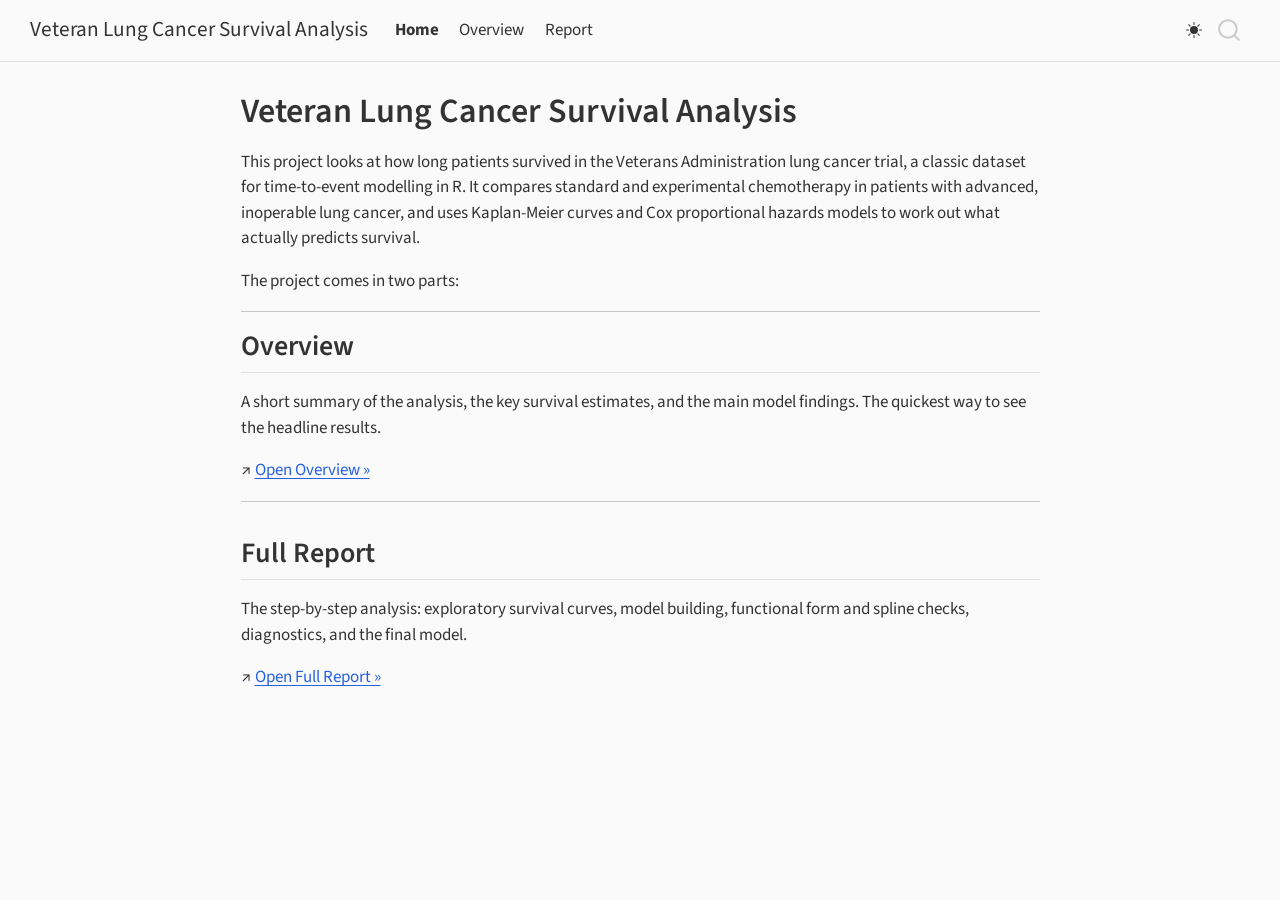
<file: index.html>
<!DOCTYPE html>
<html xmlns="http://www.w3.org/1999/xhtml" lang="en" xml:lang="en"><head>

<meta charset="utf-8">
<meta name="generator" content="quarto-1.9.36">

<meta name="viewport" content="width=device-width, initial-scale=1.0, user-scalable=yes">


<title>Veteran Lung Cancer Survival Analysis</title>
<style>
/* Default styles provided by pandoc.
** See https://pandoc.org/MANUAL.html#variables-for-html for config info.
*/
code{white-space: pre-wrap;}
span.smallcaps{font-variant: small-caps;}
div.columns{display: flex; gap: min(4vw, 1.5em);}
div.column{flex: auto; overflow-x: auto;}
div.hanging-indent{margin-left: 1.5em; text-indent: -1.5em;}
ul.task-list{list-style: none;}
ul.task-list li input[type="checkbox"] {
  width: 0.8em;
  margin: 0 0.8em 0.2em -1em; /* quarto-specific, see https://github.com/quarto-dev/quarto-cli/issues/4556 */ 
  vertical-align: middle;
}
</style>


<script src="site_libs/quarto-nav/quarto-nav.js"></script>
<script src="site_libs/quarto-nav/headroom.min.js"></script>
<script src="site_libs/clipboard/clipboard.min.js"></script>
<script src="site_libs/quarto-search/autocomplete.umd.js"></script>
<script src="site_libs/quarto-search/fuse.min.js"></script>
<script src="site_libs/quarto-search/quarto-search.js"></script>
<meta name="quarto:offset" content="./">
<script src="site_libs/quarto-html/quarto.js" type="module"></script>
<script src="site_libs/quarto-html/tabsets/tabsets.js" type="module"></script>
<script src="site_libs/quarto-html/popper.min.js"></script>
<script src="site_libs/quarto-html/tippy.umd.min.js"></script>
<script src="site_libs/quarto-html/anchor.min.js"></script>
<link href="site_libs/quarto-html/tippy.css" rel="stylesheet">
<link href="site_libs/quarto-html/quarto-syntax-highlighting-845c23b38eaddc0f92fda52bfe77a8c8.css" rel="stylesheet" class="quarto-color-scheme" id="quarto-text-highlighting-styles">
<link href="site_libs/quarto-html/quarto-syntax-highlighting-dark-f418161beb48e0141c760e455f12af2c.css" rel="stylesheet" class="quarto-color-scheme quarto-color-alternate" id="quarto-text-highlighting-styles">
<link href="site_libs/quarto-html/quarto-syntax-highlighting-845c23b38eaddc0f92fda52bfe77a8c8.css" rel="stylesheet" class="quarto-color-scheme-extra" id="quarto-text-highlighting-styles">
<script src="site_libs/bootstrap/bootstrap.min.js"></script>
<link href="site_libs/bootstrap/bootstrap-icons.css" rel="stylesheet">
<link href="site_libs/bootstrap/bootstrap-ae062b5845ea259e6e1a474600719564.min.css" rel="stylesheet" append-hash="true" class="quarto-color-scheme" id="quarto-bootstrap" data-mode="light">
<link href="site_libs/bootstrap/bootstrap-dark-7ceb44cbd017cf2712827c2c34ca6ad6.min.css" rel="stylesheet" append-hash="true" class="quarto-color-scheme quarto-color-alternate" id="quarto-bootstrap" data-mode="dark">
<link href="site_libs/bootstrap/bootstrap-ae062b5845ea259e6e1a474600719564.min.css" rel="stylesheet" append-hash="true" class="quarto-color-scheme-extra" id="quarto-bootstrap" data-mode="light">
<script id="quarto-search-options" type="application/json">{
  "location": "navbar",
  "copy-button": false,
  "collapse-after": 3,
  "panel-placement": "end",
  "type": "overlay",
  "limit": 50,
  "keyboard-shortcut": [
    "f",
    "/",
    "s"
  ],
  "show-item-context": false,
  "language": {
    "search-no-results-text": "No results",
    "search-matching-documents-text": "matching documents",
    "search-copy-link-title": "Copy link to search",
    "search-hide-matches-text": "Hide additional matches",
    "search-more-match-text": "more match in this document",
    "search-more-matches-text": "more matches in this document",
    "search-clear-button-title": "Clear",
    "search-text-placeholder": "",
    "search-detached-cancel-button-title": "Cancel",
    "search-submit-button-title": "Submit",
    "search-label": "Search"
  }
}</script>


</head>

<body class="nav-fixed fullcontent quarto-light"><script id="quarto-html-before-body" type="application/javascript">
    const toggleBodyColorMode = (bsSheetEl) => {
      const mode = bsSheetEl.getAttribute("data-mode");
      const bodyEl = window.document.querySelector("body");
      if (mode === "dark") {
        bodyEl.classList.add("quarto-dark");
        bodyEl.classList.remove("quarto-light");
      } else {
        bodyEl.classList.add("quarto-light");
        bodyEl.classList.remove("quarto-dark");
      }
    }
    const toggleBodyColorPrimary = () => {
      const bsSheetEl = window.document.querySelector("link#quarto-bootstrap:not([rel=disabled-stylesheet])");
      if (bsSheetEl) {
        toggleBodyColorMode(bsSheetEl);
      }
    }
    const setColorSchemeToggle = (alternate) => {
      const toggles = window.document.querySelectorAll('.quarto-color-scheme-toggle');
      for (let i=0; i < toggles.length; i++) {
        const toggle = toggles[i];
        if (toggle) {
          if (alternate) {
            toggle.classList.add("alternate");
          } else {
            toggle.classList.remove("alternate");
          }
        }
      }
    };
    const toggleColorMode = (alternate) => {
      // Switch the stylesheets
      const primaryStylesheets = window.document.querySelectorAll('link.quarto-color-scheme:not(.quarto-color-alternate)');
      const alternateStylesheets = window.document.querySelectorAll('link.quarto-color-scheme.quarto-color-alternate');
      manageTransitions('#quarto-margin-sidebar .nav-link', false);
      if (alternate) {
        // note: dark is layered on light, we don't disable primary!
        enableStylesheet(alternateStylesheets);
        for (const sheetNode of alternateStylesheets) {
          if (sheetNode.id === "quarto-bootstrap") {
            toggleBodyColorMode(sheetNode);
          }
        }
      } else {
        disableStylesheet(alternateStylesheets);
        enableStylesheet(primaryStylesheets)
        toggleBodyColorPrimary();
      }
      manageTransitions('#quarto-margin-sidebar .nav-link', true);
      // Switch the toggles
      setColorSchemeToggle(alternate)
      // Hack to workaround the fact that safari doesn't
      // properly recolor the scrollbar when toggling (#1455)
      if (navigator.userAgent.indexOf('Safari') > 0 && navigator.userAgent.indexOf('Chrome') == -1) {
        manageTransitions("body", false);
        window.scrollTo(0, 1);
        setTimeout(() => {
          window.scrollTo(0, 0);
          manageTransitions("body", true);
        }, 40);
      }
    }
    const disableStylesheet = (stylesheets) => {
      for (let i=0; i < stylesheets.length; i++) {
        const stylesheet = stylesheets[i];
        stylesheet.rel = 'disabled-stylesheet';
      }
    }
    const enableStylesheet = (stylesheets) => {
      for (let i=0; i < stylesheets.length; i++) {
        const stylesheet = stylesheets[i];
        if(stylesheet.rel !== 'stylesheet') { // for Chrome, which will still FOUC without this check
          stylesheet.rel = 'stylesheet';
        }
      }
    }
    const manageTransitions = (selector, allowTransitions) => {
      const els = window.document.querySelectorAll(selector);
      for (let i=0; i < els.length; i++) {
        const el = els[i];
        if (allowTransitions) {
          el.classList.remove('notransition');
        } else {
          el.classList.add('notransition');
        }
      }
    }
    const isFileUrl = () => {
      return window.location.protocol === 'file:';
    }
    const hasAlternateSentinel = () => {
      let styleSentinel = getColorSchemeSentinel();
      if (styleSentinel !== null) {
        return styleSentinel === "alternate";
      } else {
        return false;
      }
    }
    const setStyleSentinel = (alternate) => {
      const value = alternate ? "alternate" : "default";
      if (!isFileUrl()) {
        window.localStorage.setItem("quarto-color-scheme", value);
      } else {
        localAlternateSentinel = value;
      }
    }
    const getColorSchemeSentinel = () => {
      if (!isFileUrl()) {
        const storageValue = window.localStorage.getItem("quarto-color-scheme");
        return storageValue != null ? storageValue : localAlternateSentinel;
      } else {
        return localAlternateSentinel;
      }
    }
    const toggleGiscusIfUsed = (isAlternate, darkModeDefault) => {
      const baseTheme = document.querySelector('#giscus-base-theme')?.value ?? 'light';
      const alternateTheme = document.querySelector('#giscus-alt-theme')?.value ?? 'dark';
      let newTheme = '';
      if(authorPrefersDark) {
        newTheme = isAlternate ? baseTheme : alternateTheme;
      } else {
        newTheme = isAlternate ? alternateTheme : baseTheme;
      }
      const changeGiscusTheme = () => {
        // From: https://github.com/giscus/giscus/issues/336
        const sendMessage = (message) => {
          const iframe = document.querySelector('iframe.giscus-frame');
          if (!iframe) return;
          iframe.contentWindow.postMessage({ giscus: message }, 'https://giscus.app');
        }
        sendMessage({
          setConfig: {
            theme: newTheme
          }
        });
      }
      const isGiscussLoaded = window.document.querySelector('iframe.giscus-frame') !== null;
      if (isGiscussLoaded) {
        changeGiscusTheme();
      }
    };
    const authorPrefersDark = false;
    const darkModeDefault = authorPrefersDark;
      document.querySelector('link#quarto-text-highlighting-styles.quarto-color-scheme-extra').rel = 'disabled-stylesheet';
      document.querySelector('link#quarto-bootstrap.quarto-color-scheme-extra').rel = 'disabled-stylesheet';
    let localAlternateSentinel = darkModeDefault ? 'alternate' : 'default';
    // Dark / light mode switch
    window.quartoToggleColorScheme = () => {
      // Read the current dark / light value
      let toAlternate = !hasAlternateSentinel();
      toggleColorMode(toAlternate);
      setStyleSentinel(toAlternate);
      toggleGiscusIfUsed(toAlternate, darkModeDefault);
      window.dispatchEvent(new Event('resize'));
    };
    // Switch to dark mode if need be
    if (hasAlternateSentinel()) {
      toggleColorMode(true);
    } else {
      toggleColorMode(false);
    }
  </script>

<div id="quarto-search-results"></div>
  <header id="quarto-header" class="headroom fixed-top">
    <nav class="navbar navbar-expand-lg " data-bs-theme="dark">
      <div class="navbar-container container-fluid">
      <div class="navbar-brand-container mx-auto">
    <a class="navbar-brand" href="./index.html">
    <span class="navbar-title">Veteran Lung Cancer Survival Analysis</span>
    </a>
  </div>
            <div id="quarto-search" class="" title="Search"></div>
          <button class="navbar-toggler" type="button" data-bs-toggle="collapse" data-bs-target="#navbarCollapse" aria-controls="navbarCollapse" role="menu" aria-expanded="false" aria-label="Toggle navigation" onclick="if (window.quartoToggleHeadroom) { window.quartoToggleHeadroom(); }">
  <span class="navbar-toggler-icon"></span>
</button>
          <div class="collapse navbar-collapse" id="navbarCollapse">
            <ul class="navbar-nav navbar-nav-scroll me-auto">
  <li class="nav-item">
    <a class="nav-link active" href="./index.html" aria-current="page"> 
<span class="menu-text">Home</span></a>
  </li>  
  <li class="nav-item">
    <a class="nav-link" href="./notebooks/veteran-lung-cancer-overview.html"> 
<span class="menu-text">Overview</span></a>
  </li>  
  <li class="nav-item">
    <a class="nav-link" href="./notebooks/veteran-lung-cancer-coxph-report.html"> 
<span class="menu-text">Report</span></a>
  </li>  
</ul>
          </div> <!-- /navcollapse -->
            <div class="quarto-navbar-tools">
  <a href="" class="quarto-color-scheme-toggle quarto-navigation-tool  px-1" onclick="window.quartoToggleColorScheme(); return false;" title="Toggle dark mode"><i class="bi"></i></a>
</div>
      </div> <!-- /container-fluid -->
    </nav>
</header>
<!-- content -->
<div id="quarto-content" class="quarto-container page-columns page-rows-contents page-layout-article page-navbar">
<!-- sidebar -->
<!-- margin-sidebar -->
    
<!-- main -->
<main class="content" id="quarto-document-content">


<header id="title-block-header" class="quarto-title-block default">
<div class="quarto-title">
<h1 class="title">Veteran Lung Cancer Survival Analysis</h1>
</div>



<div class="quarto-title-meta">

    
  
    
  </div>
  


</header>


<p>This project looks at how long patients survived in the Veterans Administration lung cancer trial, a classic dataset for time-to-event modelling in R. It compares standard and experimental chemotherapy in patients with advanced, inoperable lung cancer, and uses Kaplan-Meier curves and Cox proportional hazards models to work out what actually predicts survival.</p>
<p>The project comes in two parts:</p>
<hr>
<section id="overview" class="level2">
<h2 class="anchored" data-anchor-id="overview">Overview</h2>
<p>A short summary of the analysis, the key survival estimates, and the main model findings. The quickest way to see the headline results.</p>
<p>↗ <a href="notebooks/veteran-lung-cancer-overview.html">Open Overview »</a></p>
<hr>
</section>
<section id="full-report" class="level2">
<h2 class="anchored" data-anchor-id="full-report">Full Report</h2>
<p>The step-by-step analysis: exploratory survival curves, model building, functional form and spline checks, diagnostics, and the final model.</p>
<p>↗ <a href="notebooks/veteran-lung-cancer-coxph-report.html">Open Full Report »</a></p>


</section>

</main> <!-- /main -->
<script id="quarto-html-after-body" type="application/javascript">
  window.document.addEventListener("DOMContentLoaded", function (event) {
    // Ensure there is a toggle, if there isn't float one in the top right
    if (window.document.querySelector('.quarto-color-scheme-toggle') === null) {
      const a = window.document.createElement('a');
      a.classList.add('top-right');
      a.classList.add('quarto-color-scheme-toggle');
      a.href = "";
      a.onclick = function() { try { window.quartoToggleColorScheme(); } catch {} return false; };
      const i = window.document.createElement("i");
      i.classList.add('bi');
      a.appendChild(i);
      window.document.body.appendChild(a);
    }
    setColorSchemeToggle(hasAlternateSentinel())
    const icon = "";
    const anchorJS = new window.AnchorJS();
    anchorJS.options = {
      placement: 'right',
      icon: icon
    };
    anchorJS.add('.anchored');
    const isCodeAnnotation = (el) => {
      for (const clz of el.classList) {
        if (clz.startsWith('code-annotation-')) {                     
          return true;
        }
      }
      return false;
    }
    const onCopySuccess = function(e) {
      // button target
      const button = e.trigger;
      // don't keep focus
      button.blur();
      // flash "checked"
      button.classList.add('code-copy-button-checked');
      var currentTitle = button.getAttribute("title");
      button.setAttribute("title", "Copied!");
      let tooltip;
      if (window.bootstrap) {
        button.setAttribute("data-bs-toggle", "tooltip");
        button.setAttribute("data-bs-placement", "left");
        button.setAttribute("data-bs-title", "Copied!");
        tooltip = new bootstrap.Tooltip(button, 
          { trigger: "manual", 
            customClass: "code-copy-button-tooltip",
            offset: [0, -8]});
        tooltip.show();    
      }
      setTimeout(function() {
        if (tooltip) {
          tooltip.hide();
          button.removeAttribute("data-bs-title");
          button.removeAttribute("data-bs-toggle");
          button.removeAttribute("data-bs-placement");
        }
        button.setAttribute("title", currentTitle);
        button.classList.remove('code-copy-button-checked');
      }, 1000);
      // clear code selection
      e.clearSelection();
    }
    const getTextToCopy = function(trigger) {
      const outerScaffold = trigger.parentElement.cloneNode(true);
      const codeEl = outerScaffold.querySelector('code');
      for (const childEl of codeEl.children) {
        if (isCodeAnnotation(childEl)) {
          childEl.remove();
        }
      }
      return codeEl.innerText;
    }
    const clipboard = new window.ClipboardJS('.code-copy-button:not([data-in-quarto-modal])', {
      text: getTextToCopy
    });
    clipboard.on('success', onCopySuccess);
    if (window.document.getElementById('quarto-embedded-source-code-modal')) {
      const clipboardModal = new window.ClipboardJS('.code-copy-button[data-in-quarto-modal]', {
        text: getTextToCopy,
        container: window.document.getElementById('quarto-embedded-source-code-modal')
      });
      clipboardModal.on('success', onCopySuccess);
    }
      var localhostRegex = new RegExp(/^(?:http|https):\/\/localhost\:?[0-9]*\//);
      var mailtoRegex = new RegExp(/^mailto:/);
        var filterRegex = new RegExp('/' + window.location.host + '/');
      var isInternal = (href) => {
          return filterRegex.test(href) || localhostRegex.test(href) || mailtoRegex.test(href);
      }
      // Inspect non-navigation links and adorn them if external
     var links = window.document.querySelectorAll('a[href]:not(.nav-link):not(.navbar-brand):not(.toc-action):not(.sidebar-link):not(.sidebar-item-toggle):not(.pagination-link):not(.no-external):not([aria-hidden]):not(.dropdown-item):not(.quarto-navigation-tool):not(.about-link)');
      for (var i=0; i<links.length; i++) {
        const link = links[i];
        if (!isInternal(link.href)) {
          // undo the damage that might have been done by quarto-nav.js in the case of
          // links that we want to consider external
          if (link.dataset.originalHref !== undefined) {
            link.href = link.dataset.originalHref;
          }
        }
      }
    function tippyHover(el, contentFn, onTriggerFn, onUntriggerFn) {
      const config = {
        allowHTML: true,
        maxWidth: 500,
        delay: 100,
        arrow: false,
        appendTo: function(el) {
            return el.parentElement;
        },
        interactive: true,
        interactiveBorder: 10,
        theme: 'quarto',
        placement: 'bottom-start',
      };
      if (contentFn) {
        config.content = contentFn;
      }
      if (onTriggerFn) {
        config.onTrigger = onTriggerFn;
      }
      if (onUntriggerFn) {
        config.onUntrigger = onUntriggerFn;
      }
      window.tippy(el, config); 
    }
    const noterefs = window.document.querySelectorAll('a[role="doc-noteref"]');
    for (var i=0; i<noterefs.length; i++) {
      const ref = noterefs[i];
      tippyHover(ref, function() {
        // use id or data attribute instead here
        let href = ref.getAttribute('data-footnote-href') || ref.getAttribute('href');
        try { href = new URL(href).hash; } catch {}
        const id = href.replace(/^#\/?/, "");
        const note = window.document.getElementById(id);
        if (note) {
          return note.innerHTML;
        } else {
          return "";
        }
      });
    }
    const xrefs = window.document.querySelectorAll('a.quarto-xref');
    const processXRef = (id, note) => {
      // Strip column container classes
      const stripColumnClz = (el) => {
        el.classList.remove("page-full", "page-columns");
        if (el.children) {
          for (const child of el.children) {
            stripColumnClz(child);
          }
        }
      }
      stripColumnClz(note)
      if (id === null || id.startsWith('sec-')) {
        // Special case sections, only their first couple elements
        const container = document.createElement("div");
        if (note.children && note.children.length > 2) {
          container.appendChild(note.children[0].cloneNode(true));
          for (let i = 1; i < note.children.length; i++) {
            const child = note.children[i];
            if (child.tagName === "P" && child.innerText === "") {
              continue;
            } else {
              container.appendChild(child.cloneNode(true));
              break;
            }
          }
          if (window.Quarto?.typesetMath) {
            window.Quarto.typesetMath(container);
          }
          return container.innerHTML
        } else {
          if (window.Quarto?.typesetMath) {
            window.Quarto.typesetMath(note);
          }
          return note.innerHTML;
        }
      } else {
        // Remove any anchor links if they are present
        const anchorLink = note.querySelector('a.anchorjs-link');
        if (anchorLink) {
          anchorLink.remove();
        }
        if (window.Quarto?.typesetMath) {
          window.Quarto.typesetMath(note);
        }
        if (note.classList.contains("callout")) {
          return note.outerHTML;
        } else {
          return note.innerHTML;
        }
      }
    }
    for (var i=0; i<xrefs.length; i++) {
      const xref = xrefs[i];
      tippyHover(xref, undefined, function(instance) {
        instance.disable();
        let url = xref.getAttribute('href');
        let hash = undefined; 
        if (url.startsWith('#')) {
          hash = url;
        } else {
          try { hash = new URL(url).hash; } catch {}
        }
        if (hash) {
          const id = hash.replace(/^#\/?/, "");
          const note = window.document.getElementById(id);
          if (note !== null) {
            try {
              const html = processXRef(id, note.cloneNode(true));
              instance.setContent(html);
            } finally {
              instance.enable();
              instance.show();
            }
          } else {
            // See if we can fetch this
            fetch(url.split('#')[0])
            .then(res => res.text())
            .then(html => {
              const parser = new DOMParser();
              const htmlDoc = parser.parseFromString(html, "text/html");
              const note = htmlDoc.getElementById(id);
              if (note !== null) {
                const html = processXRef(id, note);
                instance.setContent(html);
              } 
            }).finally(() => {
              instance.enable();
              instance.show();
            });
          }
        } else {
          // See if we can fetch a full url (with no hash to target)
          // This is a special case and we should probably do some content thinning / targeting
          fetch(url)
          .then(res => res.text())
          .then(html => {
            const parser = new DOMParser();
            const htmlDoc = parser.parseFromString(html, "text/html");
            const note = htmlDoc.querySelector('main.content');
            if (note !== null) {
              // This should only happen for chapter cross references
              // (since there is no id in the URL)
              // remove the first header
              if (note.children.length > 0 && note.children[0].tagName === "HEADER") {
                note.children[0].remove();
              }
              const html = processXRef(null, note);
              instance.setContent(html);
            } 
          }).finally(() => {
            instance.enable();
            instance.show();
          });
        }
      }, function(instance) {
      });
    }
        let selectedAnnoteEl;
        const selectorForAnnotation = ( cell, annotation) => {
          let cellAttr = 'data-code-cell="' + cell + '"';
          let lineAttr = 'data-code-annotation="' +  annotation + '"';
          const selector = 'span[' + cellAttr + '][' + lineAttr + ']';
          return selector;
        }
        const selectCodeLines = (annoteEl) => {
          const doc = window.document;
          const targetCell = annoteEl.getAttribute("data-target-cell");
          const targetAnnotation = annoteEl.getAttribute("data-target-annotation");
          const annoteSpan = window.document.querySelector(selectorForAnnotation(targetCell, targetAnnotation));
          const lines = annoteSpan.getAttribute("data-code-lines").split(",");
          const lineIds = lines.map((line) => {
            return targetCell + "-" + line;
          })
          let top = null;
          let height = null;
          let parent = null;
          if (lineIds.length > 0) {
              //compute the position of the single el (top and bottom and make a div)
              const el = window.document.getElementById(lineIds[0]);
              top = el.offsetTop;
              height = el.offsetHeight;
              parent = el.parentElement.parentElement;
            if (lineIds.length > 1) {
              const lastEl = window.document.getElementById(lineIds[lineIds.length - 1]);
              const bottom = lastEl.offsetTop + lastEl.offsetHeight;
              height = bottom - top;
            }
            if (top !== null && height !== null && parent !== null) {
              // cook up a div (if necessary) and position it 
              let div = window.document.getElementById("code-annotation-line-highlight");
              if (div === null) {
                div = window.document.createElement("div");
                div.setAttribute("id", "code-annotation-line-highlight");
                div.style.position = 'absolute';
                parent.appendChild(div);
              }
              div.style.top = top - 2 + "px";
              div.style.height = height + 4 + "px";
              div.style.left = 0;
              let gutterDiv = window.document.getElementById("code-annotation-line-highlight-gutter");
              if (gutterDiv === null) {
                gutterDiv = window.document.createElement("div");
                gutterDiv.setAttribute("id", "code-annotation-line-highlight-gutter");
                gutterDiv.style.position = 'absolute';
                const codeCell = window.document.getElementById(targetCell);
                const gutter = codeCell.querySelector('.code-annotation-gutter');
                gutter.appendChild(gutterDiv);
              }
              gutterDiv.style.top = top - 2 + "px";
              gutterDiv.style.height = height + 4 + "px";
            }
            selectedAnnoteEl = annoteEl;
          }
        };
        const unselectCodeLines = () => {
          const elementsIds = ["code-annotation-line-highlight", "code-annotation-line-highlight-gutter"];
          elementsIds.forEach((elId) => {
            const div = window.document.getElementById(elId);
            if (div) {
              div.remove();
            }
          });
          selectedAnnoteEl = undefined;
        };
          // Handle positioning of the toggle
      window.addEventListener(
        "resize",
        throttle(() => {
          elRect = undefined;
          if (selectedAnnoteEl) {
            selectCodeLines(selectedAnnoteEl);
          }
        }, 10)
      );
      function throttle(fn, ms) {
      let throttle = false;
      let timer;
        return (...args) => {
          if(!throttle) { // first call gets through
              fn.apply(this, args);
              throttle = true;
          } else { // all the others get throttled
              if(timer) clearTimeout(timer); // cancel #2
              timer = setTimeout(() => {
                fn.apply(this, args);
                timer = throttle = false;
              }, ms);
          }
        };
      }
        // Attach click handler to the DT
        const annoteDls = window.document.querySelectorAll('dt[data-target-cell]');
        for (const annoteDlNode of annoteDls) {
          annoteDlNode.addEventListener('click', (event) => {
            const clickedEl = event.target;
            if (clickedEl !== selectedAnnoteEl) {
              unselectCodeLines();
              const activeEl = window.document.querySelector('dt[data-target-cell].code-annotation-active');
              if (activeEl) {
                activeEl.classList.remove('code-annotation-active');
              }
              selectCodeLines(clickedEl);
              clickedEl.classList.add('code-annotation-active');
            } else {
              // Unselect the line
              unselectCodeLines();
              clickedEl.classList.remove('code-annotation-active');
            }
          });
        }
    const findCites = (el) => {
      const parentEl = el.parentElement;
      if (parentEl) {
        const cites = parentEl.dataset.cites;
        if (cites) {
          return {
            el,
            cites: cites.split(' ')
          };
        } else {
          return findCites(el.parentElement)
        }
      } else {
        return undefined;
      }
    };
    var bibliorefs = window.document.querySelectorAll('a[role="doc-biblioref"]');
    for (var i=0; i<bibliorefs.length; i++) {
      const ref = bibliorefs[i];
      const citeInfo = findCites(ref);
      if (citeInfo) {
        tippyHover(citeInfo.el, function() {
          var popup = window.document.createElement('div');
          citeInfo.cites.forEach(function(cite) {
            var citeDiv = window.document.createElement('div');
            citeDiv.classList.add('hanging-indent');
            citeDiv.classList.add('csl-entry');
            var biblioDiv = window.document.getElementById('ref-' + cite);
            if (biblioDiv) {
              citeDiv.innerHTML = biblioDiv.innerHTML;
            }
            popup.appendChild(citeDiv);
          });
          return popup.innerHTML;
        });
      }
    }
  });
  </script>
</div> <!-- /content -->




</body></html>
</file>
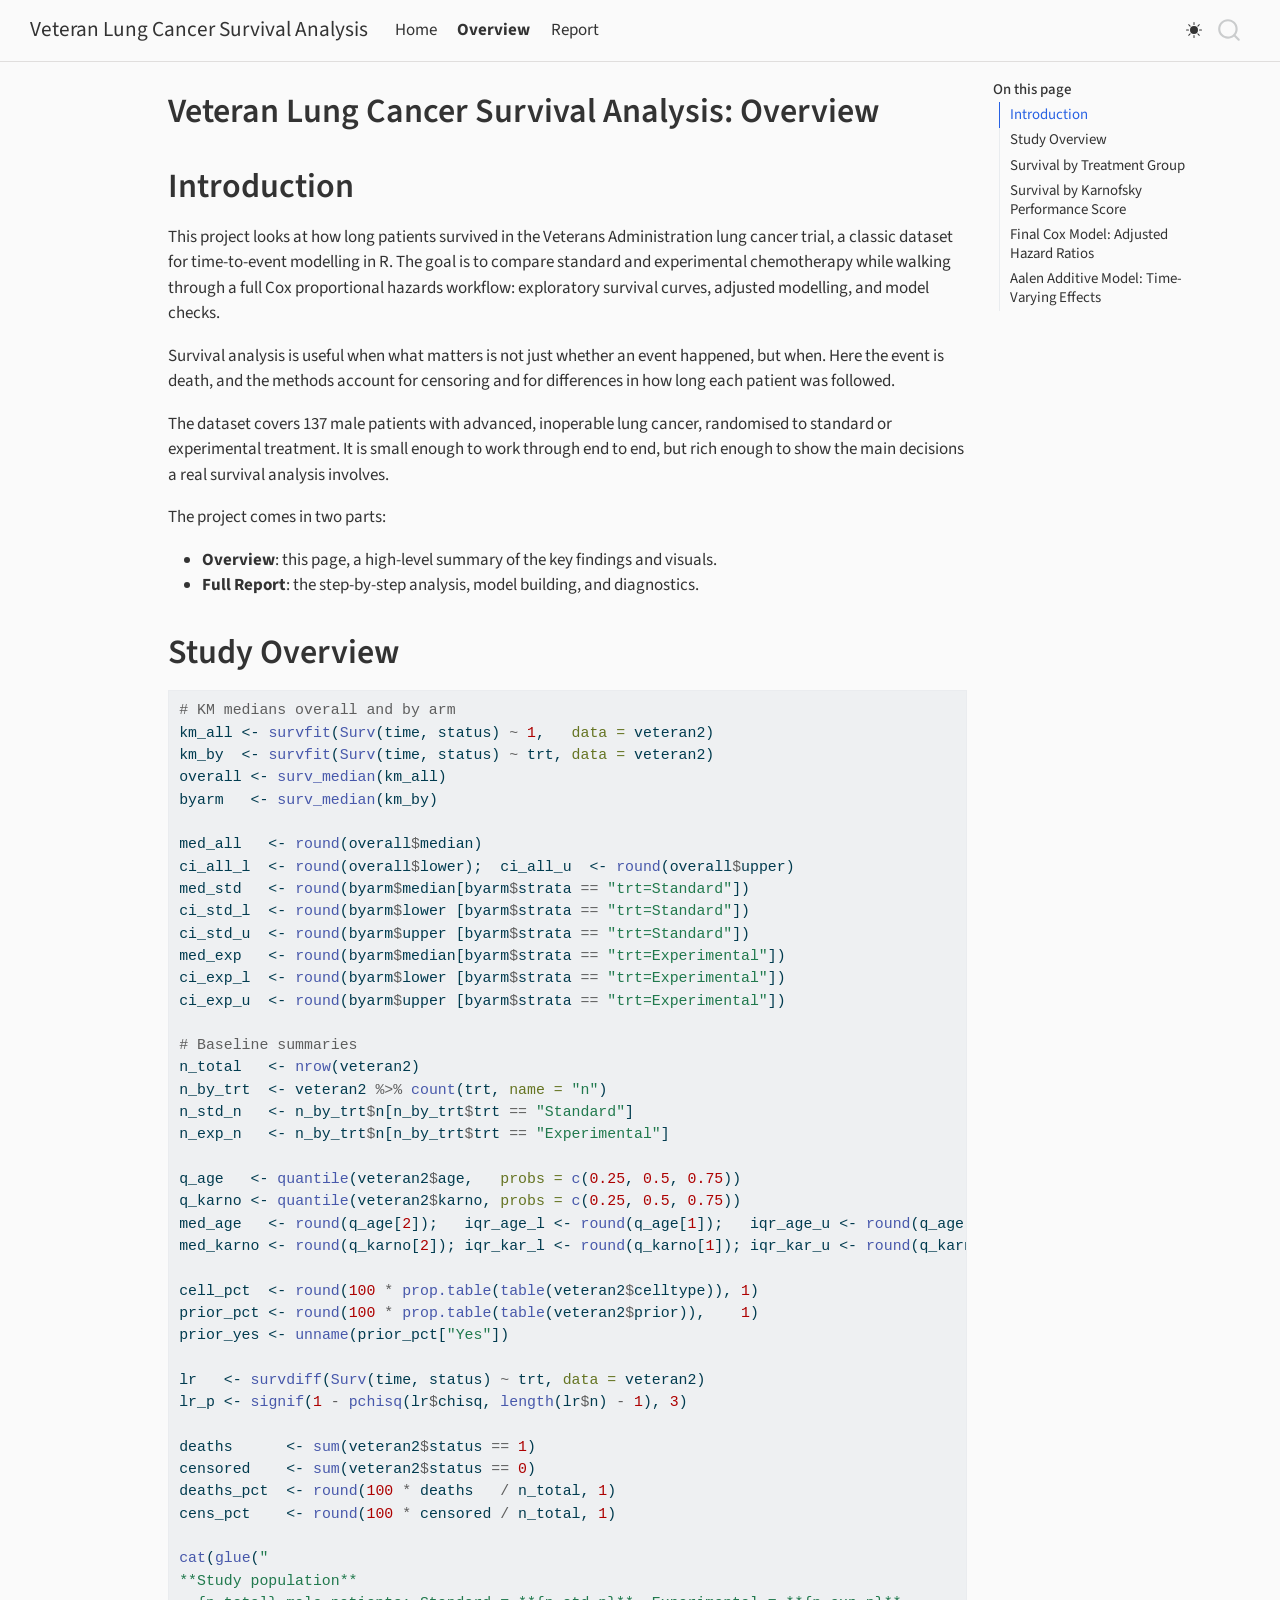
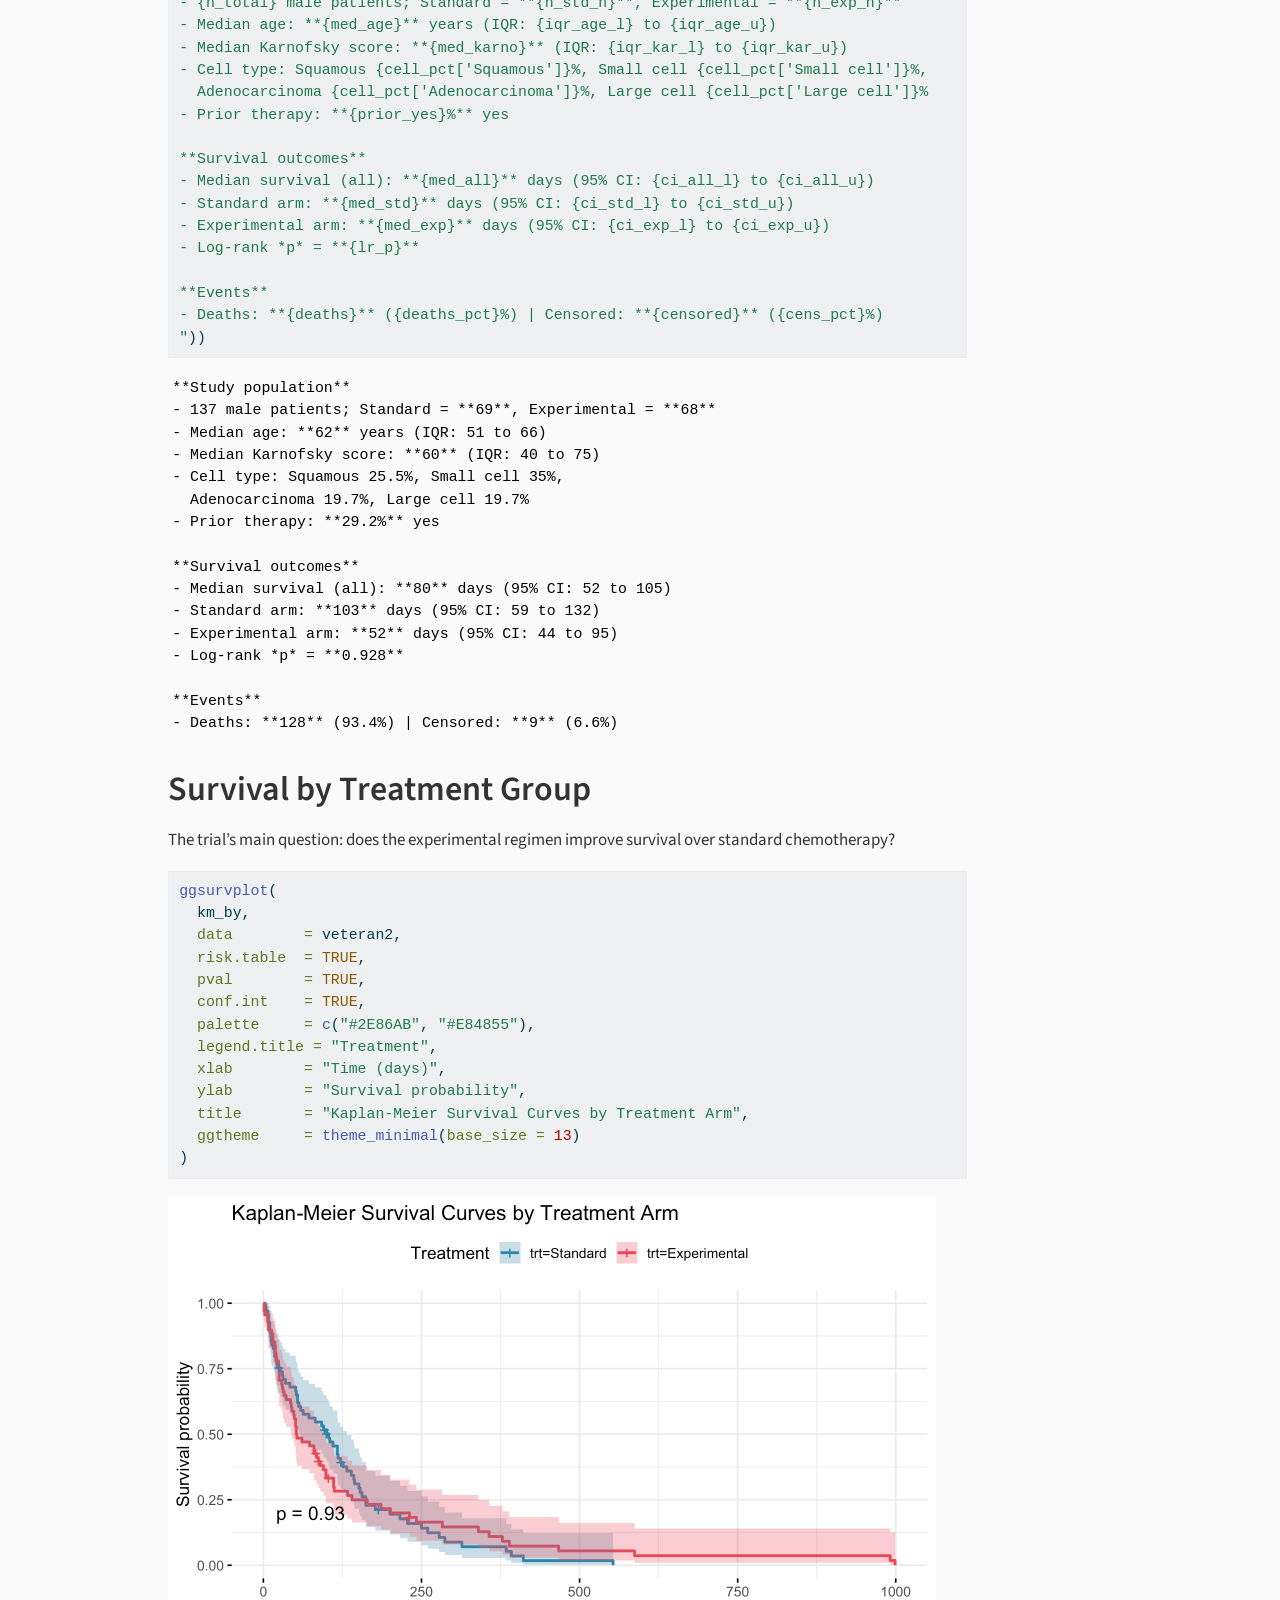
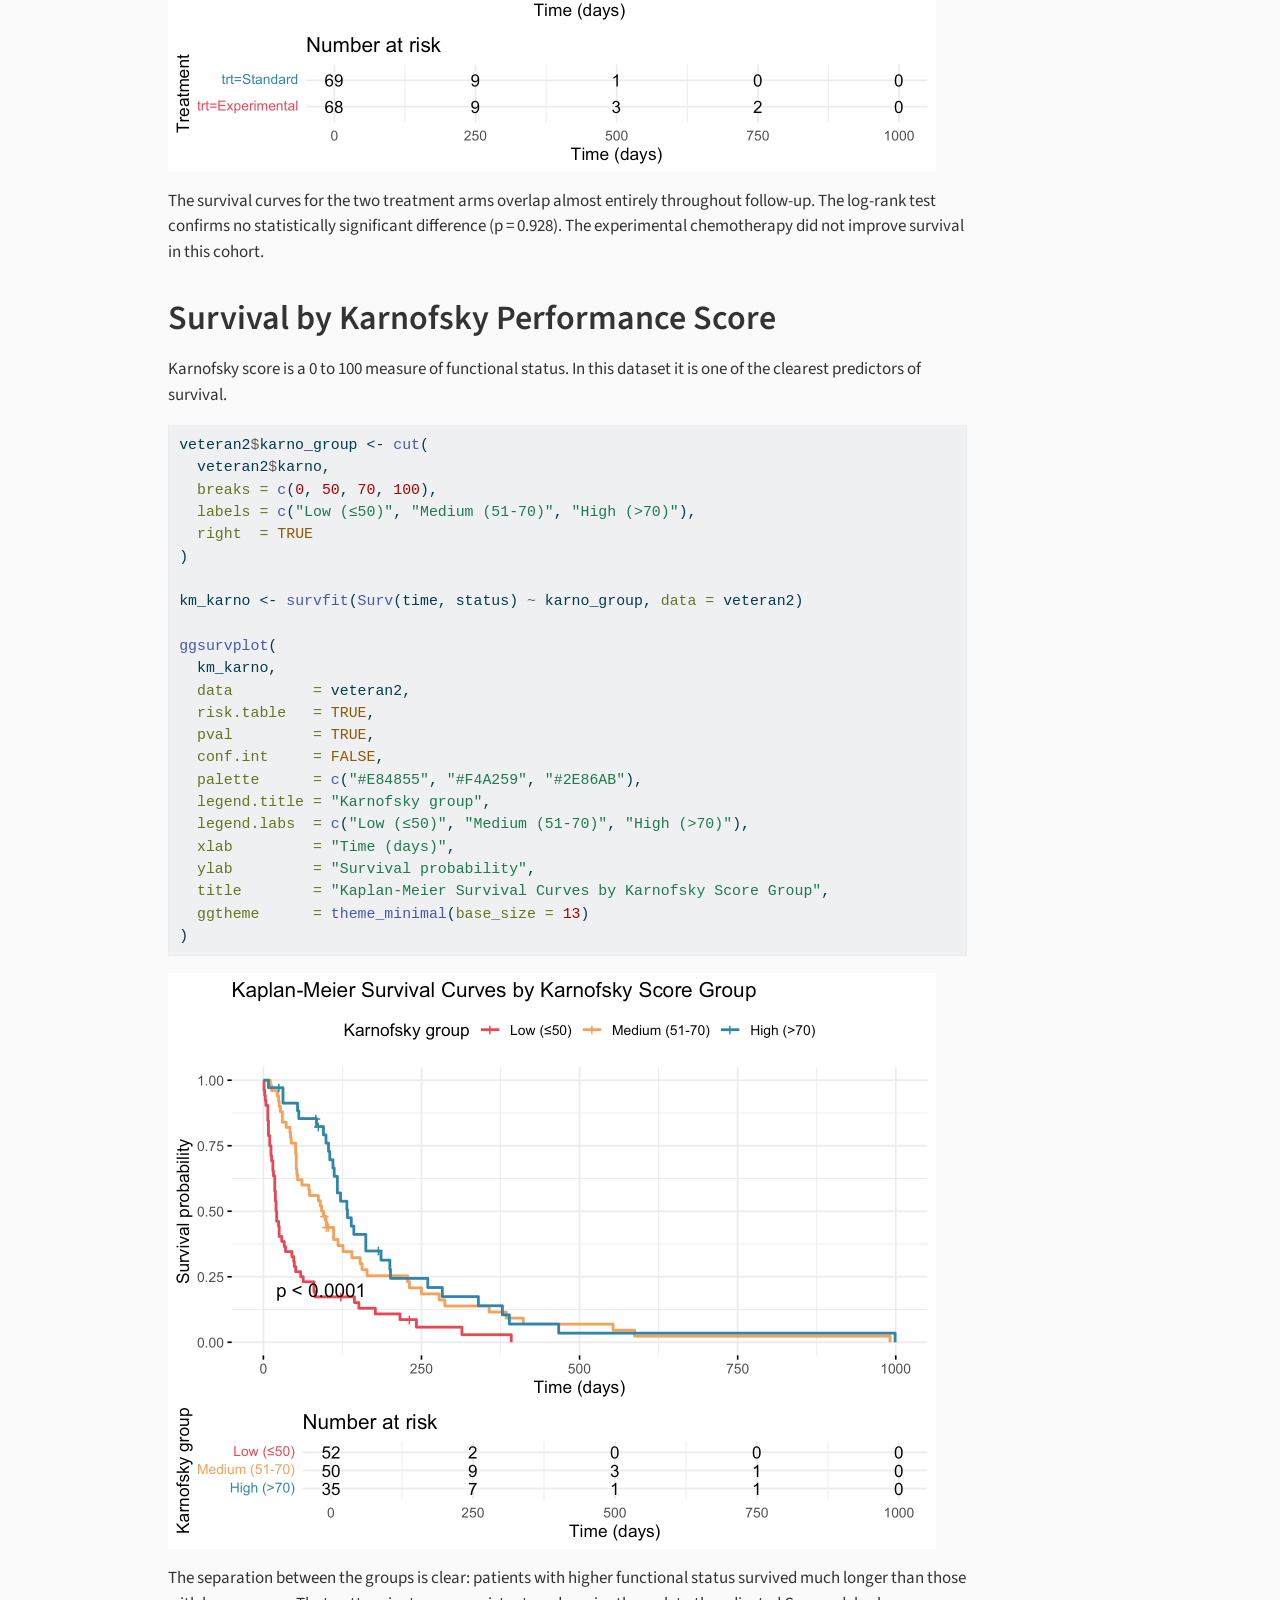
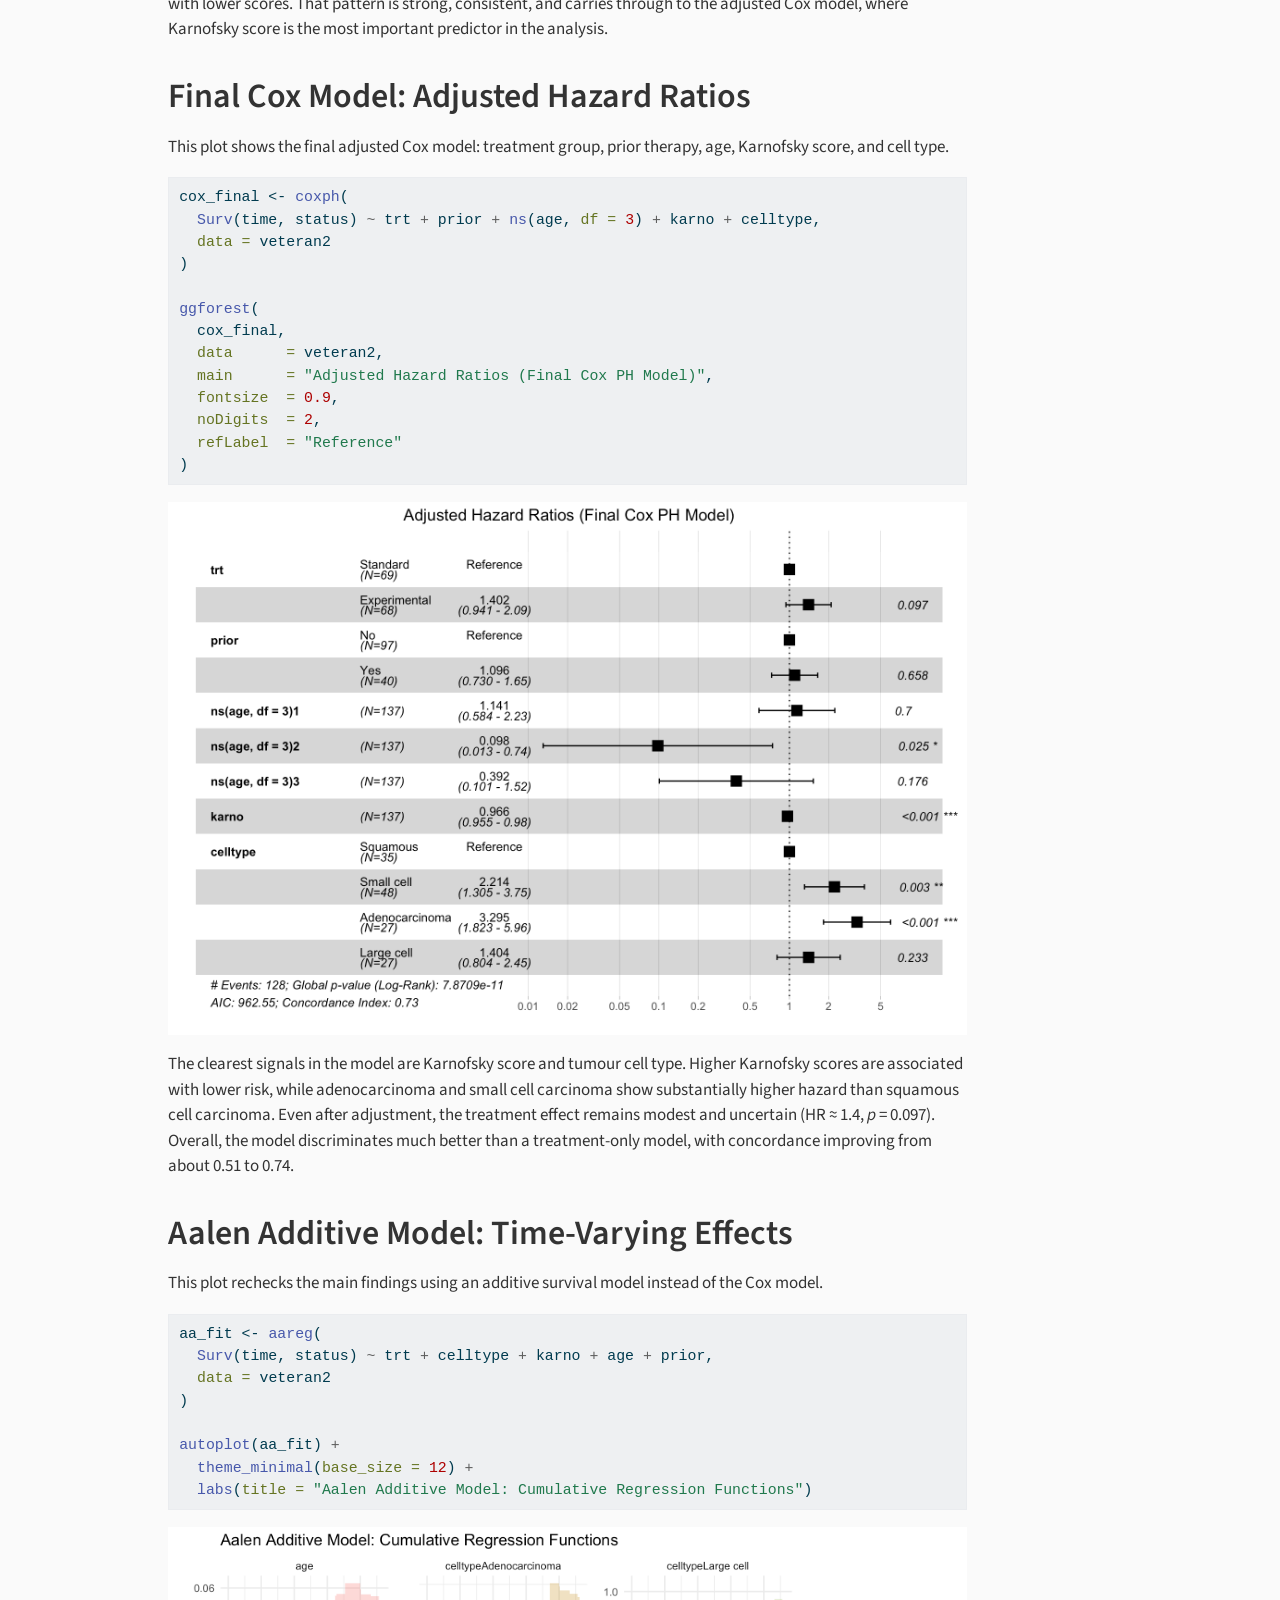
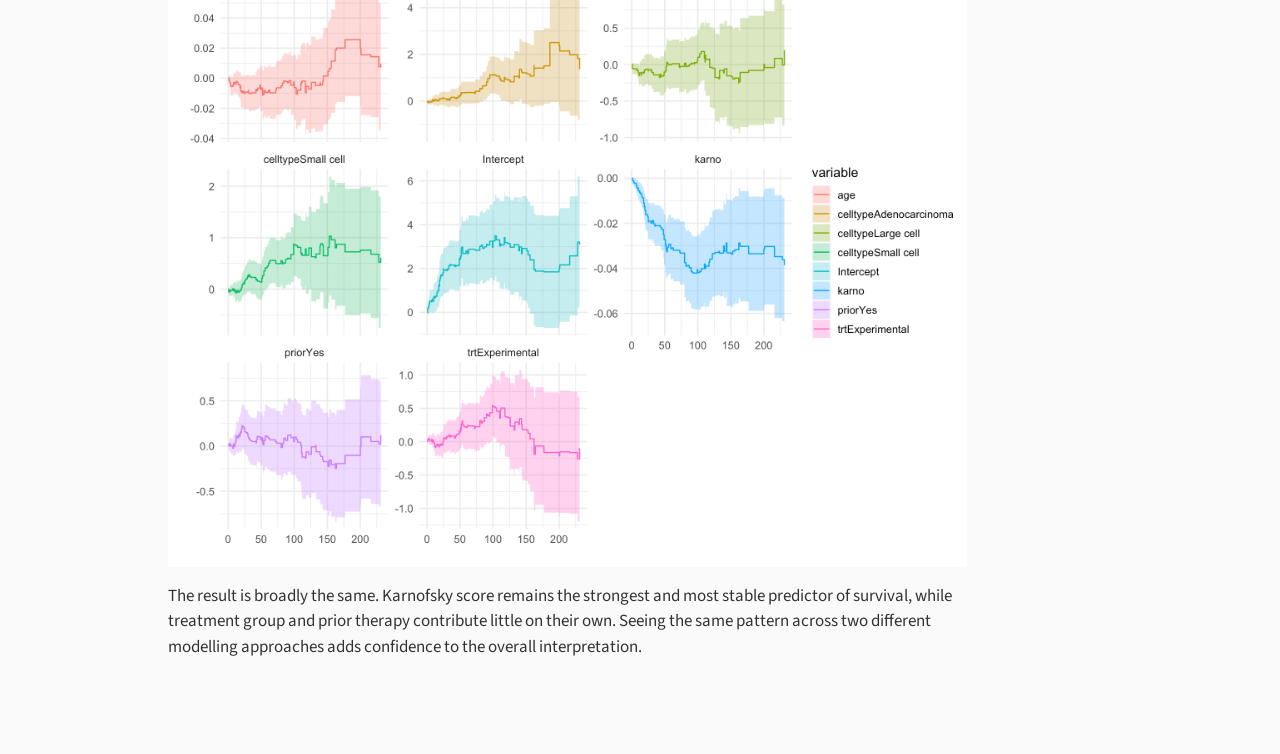
<file: notebooks/veteran-lung-cancer-overview.html>
<!DOCTYPE html>
<html xmlns="http://www.w3.org/1999/xhtml" lang="en" xml:lang="en"><head>

<meta charset="utf-8">
<meta name="generator" content="quarto-1.9.36">

<meta name="viewport" content="width=device-width, initial-scale=1.0, user-scalable=yes">


<title>Veteran Lung Cancer Survival Analysis: Overview – Veteran Lung Cancer Survival Analysis</title>
<style>
/* Default styles provided by pandoc.
** See https://pandoc.org/MANUAL.html#variables-for-html for config info.
*/
code{white-space: pre-wrap;}
span.smallcaps{font-variant: small-caps;}
div.columns{display: flex; gap: min(4vw, 1.5em);}
div.column{flex: auto; overflow-x: auto;}
div.hanging-indent{margin-left: 1.5em; text-indent: -1.5em;}
ul.task-list{list-style: none;}
ul.task-list li input[type="checkbox"] {
  width: 0.8em;
  margin: 0 0.8em 0.2em -1em; /* quarto-specific, see https://github.com/quarto-dev/quarto-cli/issues/4556 */ 
  vertical-align: middle;
}
/* CSS for syntax highlighting */
html { -webkit-text-size-adjust: 100%; }
pre > code.sourceCode { white-space: pre; position: relative; }
pre > code.sourceCode > span { display: inline-block; line-height: 1.25; }
pre > code.sourceCode > span:empty { height: 1.2em; }
.sourceCode { overflow: visible; }
code.sourceCode > span { color: inherit; text-decoration: inherit; }
div.sourceCode { margin: 1em 0; }
pre.sourceCode { margin: 0; }
@media screen {
div.sourceCode { overflow: auto; }
}
@media print {
pre > code.sourceCode { white-space: pre-wrap; }
pre > code.sourceCode > span { text-indent: -5em; padding-left: 5em; }
}
pre.numberSource code
  { counter-reset: source-line 0; }
pre.numberSource code > span
  { position: relative; left: -4em; counter-increment: source-line; }
pre.numberSource code > span > a:first-child::before
  { content: counter(source-line);
    position: relative; left: -1em; text-align: right; vertical-align: baseline;
    border: none; display: inline-block;
    -webkit-touch-callout: none; -webkit-user-select: none;
    -khtml-user-select: none; -moz-user-select: none;
    -ms-user-select: none; user-select: none;
    padding: 0 4px; width: 4em;
  }
pre.numberSource { margin-left: 3em;  padding-left: 4px; }
div.sourceCode
  {   }
@media screen {
pre > code.sourceCode > span > a:first-child::before { text-decoration: underline; }
}
</style>


<script src="../site_libs/quarto-nav/quarto-nav.js"></script>
<script src="../site_libs/quarto-nav/headroom.min.js"></script>
<script src="../site_libs/clipboard/clipboard.min.js"></script>
<script src="../site_libs/quarto-search/autocomplete.umd.js"></script>
<script src="../site_libs/quarto-search/fuse.min.js"></script>
<script src="../site_libs/quarto-search/quarto-search.js"></script>
<meta name="quarto:offset" content="../">
<script src="../site_libs/quarto-html/quarto.js" type="module"></script>
<script src="../site_libs/quarto-html/tabsets/tabsets.js" type="module"></script>
<script src="../site_libs/quarto-html/popper.min.js"></script>
<script src="../site_libs/quarto-html/tippy.umd.min.js"></script>
<script src="../site_libs/quarto-html/anchor.min.js"></script>
<link href="../site_libs/quarto-html/tippy.css" rel="stylesheet">
<link href="../site_libs/quarto-html/quarto-syntax-highlighting-845c23b38eaddc0f92fda52bfe77a8c8.css" rel="stylesheet" class="quarto-color-scheme" id="quarto-text-highlighting-styles">
<link href="../site_libs/quarto-html/quarto-syntax-highlighting-dark-f418161beb48e0141c760e455f12af2c.css" rel="stylesheet" class="quarto-color-scheme quarto-color-alternate" id="quarto-text-highlighting-styles">
<link href="../site_libs/quarto-html/quarto-syntax-highlighting-845c23b38eaddc0f92fda52bfe77a8c8.css" rel="stylesheet" class="quarto-color-scheme-extra" id="quarto-text-highlighting-styles">
<script src="../site_libs/bootstrap/bootstrap.min.js"></script>
<link href="../site_libs/bootstrap/bootstrap-icons.css" rel="stylesheet">
<link href="../site_libs/bootstrap/bootstrap-ae062b5845ea259e6e1a474600719564.min.css" rel="stylesheet" append-hash="true" class="quarto-color-scheme" id="quarto-bootstrap" data-mode="light">
<link href="../site_libs/bootstrap/bootstrap-dark-7ceb44cbd017cf2712827c2c34ca6ad6.min.css" rel="stylesheet" append-hash="true" class="quarto-color-scheme quarto-color-alternate" id="quarto-bootstrap" data-mode="dark">
<link href="../site_libs/bootstrap/bootstrap-ae062b5845ea259e6e1a474600719564.min.css" rel="stylesheet" append-hash="true" class="quarto-color-scheme-extra" id="quarto-bootstrap" data-mode="light">
<script id="quarto-search-options" type="application/json">{
  "location": "navbar",
  "copy-button": false,
  "collapse-after": 3,
  "panel-placement": "end",
  "type": "overlay",
  "limit": 50,
  "keyboard-shortcut": [
    "f",
    "/",
    "s"
  ],
  "show-item-context": false,
  "language": {
    "search-no-results-text": "No results",
    "search-matching-documents-text": "matching documents",
    "search-copy-link-title": "Copy link to search",
    "search-hide-matches-text": "Hide additional matches",
    "search-more-match-text": "more match in this document",
    "search-more-matches-text": "more matches in this document",
    "search-clear-button-title": "Clear",
    "search-text-placeholder": "",
    "search-detached-cancel-button-title": "Cancel",
    "search-submit-button-title": "Submit",
    "search-label": "Search"
  }
}</script>


</head>

<body class="nav-fixed quarto-light"><script id="quarto-html-before-body" type="application/javascript">
    const toggleBodyColorMode = (bsSheetEl) => {
      const mode = bsSheetEl.getAttribute("data-mode");
      const bodyEl = window.document.querySelector("body");
      if (mode === "dark") {
        bodyEl.classList.add("quarto-dark");
        bodyEl.classList.remove("quarto-light");
      } else {
        bodyEl.classList.add("quarto-light");
        bodyEl.classList.remove("quarto-dark");
      }
    }
    const toggleBodyColorPrimary = () => {
      const bsSheetEl = window.document.querySelector("link#quarto-bootstrap:not([rel=disabled-stylesheet])");
      if (bsSheetEl) {
        toggleBodyColorMode(bsSheetEl);
      }
    }
    const setColorSchemeToggle = (alternate) => {
      const toggles = window.document.querySelectorAll('.quarto-color-scheme-toggle');
      for (let i=0; i < toggles.length; i++) {
        const toggle = toggles[i];
        if (toggle) {
          if (alternate) {
            toggle.classList.add("alternate");
          } else {
            toggle.classList.remove("alternate");
          }
        }
      }
    };
    const toggleColorMode = (alternate) => {
      // Switch the stylesheets
      const primaryStylesheets = window.document.querySelectorAll('link.quarto-color-scheme:not(.quarto-color-alternate)');
      const alternateStylesheets = window.document.querySelectorAll('link.quarto-color-scheme.quarto-color-alternate');
      manageTransitions('#quarto-margin-sidebar .nav-link', false);
      if (alternate) {
        // note: dark is layered on light, we don't disable primary!
        enableStylesheet(alternateStylesheets);
        for (const sheetNode of alternateStylesheets) {
          if (sheetNode.id === "quarto-bootstrap") {
            toggleBodyColorMode(sheetNode);
          }
        }
      } else {
        disableStylesheet(alternateStylesheets);
        enableStylesheet(primaryStylesheets)
        toggleBodyColorPrimary();
      }
      manageTransitions('#quarto-margin-sidebar .nav-link', true);
      // Switch the toggles
      setColorSchemeToggle(alternate)
      // Hack to workaround the fact that safari doesn't
      // properly recolor the scrollbar when toggling (#1455)
      if (navigator.userAgent.indexOf('Safari') > 0 && navigator.userAgent.indexOf('Chrome') == -1) {
        manageTransitions("body", false);
        window.scrollTo(0, 1);
        setTimeout(() => {
          window.scrollTo(0, 0);
          manageTransitions("body", true);
        }, 40);
      }
    }
    const disableStylesheet = (stylesheets) => {
      for (let i=0; i < stylesheets.length; i++) {
        const stylesheet = stylesheets[i];
        stylesheet.rel = 'disabled-stylesheet';
      }
    }
    const enableStylesheet = (stylesheets) => {
      for (let i=0; i < stylesheets.length; i++) {
        const stylesheet = stylesheets[i];
        if(stylesheet.rel !== 'stylesheet') { // for Chrome, which will still FOUC without this check
          stylesheet.rel = 'stylesheet';
        }
      }
    }
    const manageTransitions = (selector, allowTransitions) => {
      const els = window.document.querySelectorAll(selector);
      for (let i=0; i < els.length; i++) {
        const el = els[i];
        if (allowTransitions) {
          el.classList.remove('notransition');
        } else {
          el.classList.add('notransition');
        }
      }
    }
    const isFileUrl = () => {
      return window.location.protocol === 'file:';
    }
    const hasAlternateSentinel = () => {
      let styleSentinel = getColorSchemeSentinel();
      if (styleSentinel !== null) {
        return styleSentinel === "alternate";
      } else {
        return false;
      }
    }
    const setStyleSentinel = (alternate) => {
      const value = alternate ? "alternate" : "default";
      if (!isFileUrl()) {
        window.localStorage.setItem("quarto-color-scheme", value);
      } else {
        localAlternateSentinel = value;
      }
    }
    const getColorSchemeSentinel = () => {
      if (!isFileUrl()) {
        const storageValue = window.localStorage.getItem("quarto-color-scheme");
        return storageValue != null ? storageValue : localAlternateSentinel;
      } else {
        return localAlternateSentinel;
      }
    }
    const toggleGiscusIfUsed = (isAlternate, darkModeDefault) => {
      const baseTheme = document.querySelector('#giscus-base-theme')?.value ?? 'light';
      const alternateTheme = document.querySelector('#giscus-alt-theme')?.value ?? 'dark';
      let newTheme = '';
      if(authorPrefersDark) {
        newTheme = isAlternate ? baseTheme : alternateTheme;
      } else {
        newTheme = isAlternate ? alternateTheme : baseTheme;
      }
      const changeGiscusTheme = () => {
        // From: https://github.com/giscus/giscus/issues/336
        const sendMessage = (message) => {
          const iframe = document.querySelector('iframe.giscus-frame');
          if (!iframe) return;
          iframe.contentWindow.postMessage({ giscus: message }, 'https://giscus.app');
        }
        sendMessage({
          setConfig: {
            theme: newTheme
          }
        });
      }
      const isGiscussLoaded = window.document.querySelector('iframe.giscus-frame') !== null;
      if (isGiscussLoaded) {
        changeGiscusTheme();
      }
    };
    const authorPrefersDark = false;
    const darkModeDefault = authorPrefersDark;
      document.querySelector('link#quarto-text-highlighting-styles.quarto-color-scheme-extra').rel = 'disabled-stylesheet';
      document.querySelector('link#quarto-bootstrap.quarto-color-scheme-extra').rel = 'disabled-stylesheet';
    let localAlternateSentinel = darkModeDefault ? 'alternate' : 'default';
    // Dark / light mode switch
    window.quartoToggleColorScheme = () => {
      // Read the current dark / light value
      let toAlternate = !hasAlternateSentinel();
      toggleColorMode(toAlternate);
      setStyleSentinel(toAlternate);
      toggleGiscusIfUsed(toAlternate, darkModeDefault);
      window.dispatchEvent(new Event('resize'));
    };
    // Switch to dark mode if need be
    if (hasAlternateSentinel()) {
      toggleColorMode(true);
    } else {
      toggleColorMode(false);
    }
  </script>

<div id="quarto-search-results"></div>
  <header id="quarto-header" class="headroom fixed-top">
    <nav class="navbar navbar-expand-lg " data-bs-theme="dark">
      <div class="navbar-container container-fluid">
      <div class="navbar-brand-container mx-auto">
    <a class="navbar-brand" href="../index.html">
    <span class="navbar-title">Veteran Lung Cancer Survival Analysis</span>
    </a>
  </div>
            <div id="quarto-search" class="" title="Search"></div>
          <button class="navbar-toggler" type="button" data-bs-toggle="collapse" data-bs-target="#navbarCollapse" aria-controls="navbarCollapse" role="menu" aria-expanded="false" aria-label="Toggle navigation" onclick="if (window.quartoToggleHeadroom) { window.quartoToggleHeadroom(); }">
  <span class="navbar-toggler-icon"></span>
</button>
          <div class="collapse navbar-collapse" id="navbarCollapse">
            <ul class="navbar-nav navbar-nav-scroll me-auto">
  <li class="nav-item">
    <a class="nav-link" href="../index.html"> 
<span class="menu-text">Home</span></a>
  </li>  
  <li class="nav-item">
    <a class="nav-link active" href="../notebooks/veteran-lung-cancer-overview.html" aria-current="page"> 
<span class="menu-text">Overview</span></a>
  </li>  
  <li class="nav-item">
    <a class="nav-link" href="../notebooks/veteran-lung-cancer-coxph-report.html"> 
<span class="menu-text">Report</span></a>
  </li>  
</ul>
          </div> <!-- /navcollapse -->
            <div class="quarto-navbar-tools">
  <a href="" class="quarto-color-scheme-toggle quarto-navigation-tool  px-1" onclick="window.quartoToggleColorScheme(); return false;" title="Toggle dark mode"><i class="bi"></i></a>
</div>
      </div> <!-- /container-fluid -->
    </nav>
</header>
<!-- content -->
<div id="quarto-content" class="quarto-container page-columns page-rows-contents page-layout-article page-navbar">
<!-- sidebar -->
<!-- margin-sidebar -->
    <div id="quarto-margin-sidebar" class="sidebar margin-sidebar">
        <nav id="TOC" role="doc-toc" class="toc-active">
    <h2 id="toc-title">On this page</h2>
   
  <ul>
  <li><a href="#introduction" id="toc-introduction" class="nav-link active" data-scroll-target="#introduction">Introduction</a></li>
  <li><a href="#study-overview" id="toc-study-overview" class="nav-link" data-scroll-target="#study-overview">Study Overview</a></li>
  <li><a href="#survival-by-treatment-group" id="toc-survival-by-treatment-group" class="nav-link" data-scroll-target="#survival-by-treatment-group">Survival by Treatment Group</a></li>
  <li><a href="#survival-by-karnofsky-performance-score" id="toc-survival-by-karnofsky-performance-score" class="nav-link" data-scroll-target="#survival-by-karnofsky-performance-score">Survival by Karnofsky Performance Score</a></li>
  <li><a href="#final-cox-model-adjusted-hazard-ratios" id="toc-final-cox-model-adjusted-hazard-ratios" class="nav-link" data-scroll-target="#final-cox-model-adjusted-hazard-ratios">Final Cox Model: Adjusted Hazard Ratios</a></li>
  <li><a href="#aalen-additive-model-time-varying-effects" id="toc-aalen-additive-model-time-varying-effects" class="nav-link" data-scroll-target="#aalen-additive-model-time-varying-effects">Aalen Additive Model: Time-Varying Effects</a></li>
  </ul>
</nav>
    </div>
<!-- main -->
<main class="content" id="quarto-document-content">


<header id="title-block-header" class="quarto-title-block default">
<div class="quarto-title">
<h1 class="title">Veteran Lung Cancer Survival Analysis: Overview</h1>
</div>



<div class="quarto-title-meta">

    
  
    
  </div>
  


</header>


<section id="introduction" class="level1">
<h1>Introduction</h1>
<p>This project looks at how long patients survived in the Veterans Administration lung cancer trial, a classic dataset for time-to-event modelling in R. The goal is to compare standard and experimental chemotherapy while walking through a full Cox proportional hazards workflow: exploratory survival curves, adjusted modelling, and model checks.</p>
<p>Survival analysis is useful when what matters is not just whether an event happened, but when. Here the event is death, and the methods account for censoring and for differences in how long each patient was followed.</p>
<p>The dataset covers 137 male patients with advanced, inoperable lung cancer, randomised to standard or experimental treatment. It is small enough to work through end to end, but rich enough to show the main decisions a real survival analysis involves.</p>
<p>The project comes in two parts:</p>
<ul>
<li><strong>Overview</strong>: this page, a high-level summary of the key findings and visuals.</li>
<li><strong>Full Report</strong>: the step-by-step analysis, model building, and diagnostics.</li>
</ul>
</section>
<section id="study-overview" class="level1">
<h1>Study Overview</h1>
<div class="cell">
<div class="code-copy-outer-scaffold"><div class="sourceCode cell-code" id="cb1"><pre class="sourceCode r code-with-copy"><code class="sourceCode r"><span id="cb1-1"><a href="#cb1-1" aria-hidden="true" tabindex="-1"></a><span class="co"># KM medians overall and by arm</span></span>
<span id="cb1-2"><a href="#cb1-2" aria-hidden="true" tabindex="-1"></a>km_all <span class="ot">&lt;-</span> <span class="fu">survfit</span>(<span class="fu">Surv</span>(time, status) <span class="sc">~</span> <span class="dv">1</span>,   <span class="at">data =</span> veteran2)</span>
<span id="cb1-3"><a href="#cb1-3" aria-hidden="true" tabindex="-1"></a>km_by  <span class="ot">&lt;-</span> <span class="fu">survfit</span>(<span class="fu">Surv</span>(time, status) <span class="sc">~</span> trt, <span class="at">data =</span> veteran2)</span>
<span id="cb1-4"><a href="#cb1-4" aria-hidden="true" tabindex="-1"></a>overall <span class="ot">&lt;-</span> <span class="fu">surv_median</span>(km_all)</span>
<span id="cb1-5"><a href="#cb1-5" aria-hidden="true" tabindex="-1"></a>byarm   <span class="ot">&lt;-</span> <span class="fu">surv_median</span>(km_by)</span>
<span id="cb1-6"><a href="#cb1-6" aria-hidden="true" tabindex="-1"></a></span>
<span id="cb1-7"><a href="#cb1-7" aria-hidden="true" tabindex="-1"></a>med_all   <span class="ot">&lt;-</span> <span class="fu">round</span>(overall<span class="sc">$</span>median)</span>
<span id="cb1-8"><a href="#cb1-8" aria-hidden="true" tabindex="-1"></a>ci_all_l  <span class="ot">&lt;-</span> <span class="fu">round</span>(overall<span class="sc">$</span>lower);  ci_all_u  <span class="ot">&lt;-</span> <span class="fu">round</span>(overall<span class="sc">$</span>upper)</span>
<span id="cb1-9"><a href="#cb1-9" aria-hidden="true" tabindex="-1"></a>med_std   <span class="ot">&lt;-</span> <span class="fu">round</span>(byarm<span class="sc">$</span>median[byarm<span class="sc">$</span>strata <span class="sc">==</span> <span class="st">"trt=Standard"</span>])</span>
<span id="cb1-10"><a href="#cb1-10" aria-hidden="true" tabindex="-1"></a>ci_std_l  <span class="ot">&lt;-</span> <span class="fu">round</span>(byarm<span class="sc">$</span>lower [byarm<span class="sc">$</span>strata <span class="sc">==</span> <span class="st">"trt=Standard"</span>])</span>
<span id="cb1-11"><a href="#cb1-11" aria-hidden="true" tabindex="-1"></a>ci_std_u  <span class="ot">&lt;-</span> <span class="fu">round</span>(byarm<span class="sc">$</span>upper [byarm<span class="sc">$</span>strata <span class="sc">==</span> <span class="st">"trt=Standard"</span>])</span>
<span id="cb1-12"><a href="#cb1-12" aria-hidden="true" tabindex="-1"></a>med_exp   <span class="ot">&lt;-</span> <span class="fu">round</span>(byarm<span class="sc">$</span>median[byarm<span class="sc">$</span>strata <span class="sc">==</span> <span class="st">"trt=Experimental"</span>])</span>
<span id="cb1-13"><a href="#cb1-13" aria-hidden="true" tabindex="-1"></a>ci_exp_l  <span class="ot">&lt;-</span> <span class="fu">round</span>(byarm<span class="sc">$</span>lower [byarm<span class="sc">$</span>strata <span class="sc">==</span> <span class="st">"trt=Experimental"</span>])</span>
<span id="cb1-14"><a href="#cb1-14" aria-hidden="true" tabindex="-1"></a>ci_exp_u  <span class="ot">&lt;-</span> <span class="fu">round</span>(byarm<span class="sc">$</span>upper [byarm<span class="sc">$</span>strata <span class="sc">==</span> <span class="st">"trt=Experimental"</span>])</span>
<span id="cb1-15"><a href="#cb1-15" aria-hidden="true" tabindex="-1"></a></span>
<span id="cb1-16"><a href="#cb1-16" aria-hidden="true" tabindex="-1"></a><span class="co"># Baseline summaries</span></span>
<span id="cb1-17"><a href="#cb1-17" aria-hidden="true" tabindex="-1"></a>n_total   <span class="ot">&lt;-</span> <span class="fu">nrow</span>(veteran2)</span>
<span id="cb1-18"><a href="#cb1-18" aria-hidden="true" tabindex="-1"></a>n_by_trt  <span class="ot">&lt;-</span> veteran2 <span class="sc">%&gt;%</span> <span class="fu">count</span>(trt, <span class="at">name =</span> <span class="st">"n"</span>)</span>
<span id="cb1-19"><a href="#cb1-19" aria-hidden="true" tabindex="-1"></a>n_std_n   <span class="ot">&lt;-</span> n_by_trt<span class="sc">$</span>n[n_by_trt<span class="sc">$</span>trt <span class="sc">==</span> <span class="st">"Standard"</span>]</span>
<span id="cb1-20"><a href="#cb1-20" aria-hidden="true" tabindex="-1"></a>n_exp_n   <span class="ot">&lt;-</span> n_by_trt<span class="sc">$</span>n[n_by_trt<span class="sc">$</span>trt <span class="sc">==</span> <span class="st">"Experimental"</span>]</span>
<span id="cb1-21"><a href="#cb1-21" aria-hidden="true" tabindex="-1"></a></span>
<span id="cb1-22"><a href="#cb1-22" aria-hidden="true" tabindex="-1"></a>q_age   <span class="ot">&lt;-</span> <span class="fu">quantile</span>(veteran2<span class="sc">$</span>age,   <span class="at">probs =</span> <span class="fu">c</span>(<span class="fl">0.25</span>, <span class="fl">0.5</span>, <span class="fl">0.75</span>))</span>
<span id="cb1-23"><a href="#cb1-23" aria-hidden="true" tabindex="-1"></a>q_karno <span class="ot">&lt;-</span> <span class="fu">quantile</span>(veteran2<span class="sc">$</span>karno, <span class="at">probs =</span> <span class="fu">c</span>(<span class="fl">0.25</span>, <span class="fl">0.5</span>, <span class="fl">0.75</span>))</span>
<span id="cb1-24"><a href="#cb1-24" aria-hidden="true" tabindex="-1"></a>med_age   <span class="ot">&lt;-</span> <span class="fu">round</span>(q_age[<span class="dv">2</span>]);   iqr_age_l <span class="ot">&lt;-</span> <span class="fu">round</span>(q_age[<span class="dv">1</span>]);   iqr_age_u <span class="ot">&lt;-</span> <span class="fu">round</span>(q_age[<span class="dv">3</span>])</span>
<span id="cb1-25"><a href="#cb1-25" aria-hidden="true" tabindex="-1"></a>med_karno <span class="ot">&lt;-</span> <span class="fu">round</span>(q_karno[<span class="dv">2</span>]); iqr_kar_l <span class="ot">&lt;-</span> <span class="fu">round</span>(q_karno[<span class="dv">1</span>]); iqr_kar_u <span class="ot">&lt;-</span> <span class="fu">round</span>(q_karno[<span class="dv">3</span>])</span>
<span id="cb1-26"><a href="#cb1-26" aria-hidden="true" tabindex="-1"></a></span>
<span id="cb1-27"><a href="#cb1-27" aria-hidden="true" tabindex="-1"></a>cell_pct  <span class="ot">&lt;-</span> <span class="fu">round</span>(<span class="dv">100</span> <span class="sc">*</span> <span class="fu">prop.table</span>(<span class="fu">table</span>(veteran2<span class="sc">$</span>celltype)), <span class="dv">1</span>)</span>
<span id="cb1-28"><a href="#cb1-28" aria-hidden="true" tabindex="-1"></a>prior_pct <span class="ot">&lt;-</span> <span class="fu">round</span>(<span class="dv">100</span> <span class="sc">*</span> <span class="fu">prop.table</span>(<span class="fu">table</span>(veteran2<span class="sc">$</span>prior)),    <span class="dv">1</span>)</span>
<span id="cb1-29"><a href="#cb1-29" aria-hidden="true" tabindex="-1"></a>prior_yes <span class="ot">&lt;-</span> <span class="fu">unname</span>(prior_pct[<span class="st">"Yes"</span>])</span>
<span id="cb1-30"><a href="#cb1-30" aria-hidden="true" tabindex="-1"></a></span>
<span id="cb1-31"><a href="#cb1-31" aria-hidden="true" tabindex="-1"></a>lr   <span class="ot">&lt;-</span> <span class="fu">survdiff</span>(<span class="fu">Surv</span>(time, status) <span class="sc">~</span> trt, <span class="at">data =</span> veteran2)</span>
<span id="cb1-32"><a href="#cb1-32" aria-hidden="true" tabindex="-1"></a>lr_p <span class="ot">&lt;-</span> <span class="fu">signif</span>(<span class="dv">1</span> <span class="sc">-</span> <span class="fu">pchisq</span>(lr<span class="sc">$</span>chisq, <span class="fu">length</span>(lr<span class="sc">$</span>n) <span class="sc">-</span> <span class="dv">1</span>), <span class="dv">3</span>)</span>
<span id="cb1-33"><a href="#cb1-33" aria-hidden="true" tabindex="-1"></a></span>
<span id="cb1-34"><a href="#cb1-34" aria-hidden="true" tabindex="-1"></a>deaths      <span class="ot">&lt;-</span> <span class="fu">sum</span>(veteran2<span class="sc">$</span>status <span class="sc">==</span> <span class="dv">1</span>)</span>
<span id="cb1-35"><a href="#cb1-35" aria-hidden="true" tabindex="-1"></a>censored    <span class="ot">&lt;-</span> <span class="fu">sum</span>(veteran2<span class="sc">$</span>status <span class="sc">==</span> <span class="dv">0</span>)</span>
<span id="cb1-36"><a href="#cb1-36" aria-hidden="true" tabindex="-1"></a>deaths_pct  <span class="ot">&lt;-</span> <span class="fu">round</span>(<span class="dv">100</span> <span class="sc">*</span> deaths   <span class="sc">/</span> n_total, <span class="dv">1</span>)</span>
<span id="cb1-37"><a href="#cb1-37" aria-hidden="true" tabindex="-1"></a>cens_pct    <span class="ot">&lt;-</span> <span class="fu">round</span>(<span class="dv">100</span> <span class="sc">*</span> censored <span class="sc">/</span> n_total, <span class="dv">1</span>)</span>
<span id="cb1-38"><a href="#cb1-38" aria-hidden="true" tabindex="-1"></a></span>
<span id="cb1-39"><a href="#cb1-39" aria-hidden="true" tabindex="-1"></a><span class="fu">cat</span>(<span class="fu">glue</span>(<span class="st">"</span></span>
<span id="cb1-40"><a href="#cb1-40" aria-hidden="true" tabindex="-1"></a><span class="st">**Study population**</span></span>
<span id="cb1-41"><a href="#cb1-41" aria-hidden="true" tabindex="-1"></a><span class="st">- {n_total} male patients; Standard = **{n_std_n}**, Experimental = **{n_exp_n}**</span></span>
<span id="cb1-42"><a href="#cb1-42" aria-hidden="true" tabindex="-1"></a><span class="st">- Median age: **{med_age}** years (IQR: {iqr_age_l} to {iqr_age_u})</span></span>
<span id="cb1-43"><a href="#cb1-43" aria-hidden="true" tabindex="-1"></a><span class="st">- Median Karnofsky score: **{med_karno}** (IQR: {iqr_kar_l} to {iqr_kar_u})</span></span>
<span id="cb1-44"><a href="#cb1-44" aria-hidden="true" tabindex="-1"></a><span class="st">- Cell type: Squamous {cell_pct['Squamous']}%, Small cell {cell_pct['Small cell']}%,</span></span>
<span id="cb1-45"><a href="#cb1-45" aria-hidden="true" tabindex="-1"></a><span class="st">  Adenocarcinoma {cell_pct['Adenocarcinoma']}%, Large cell {cell_pct['Large cell']}%</span></span>
<span id="cb1-46"><a href="#cb1-46" aria-hidden="true" tabindex="-1"></a><span class="st">- Prior therapy: **{prior_yes}%** yes</span></span>
<span id="cb1-47"><a href="#cb1-47" aria-hidden="true" tabindex="-1"></a></span>
<span id="cb1-48"><a href="#cb1-48" aria-hidden="true" tabindex="-1"></a><span class="st">**Survival outcomes**</span></span>
<span id="cb1-49"><a href="#cb1-49" aria-hidden="true" tabindex="-1"></a><span class="st">- Median survival (all): **{med_all}** days (95% CI: {ci_all_l} to {ci_all_u})</span></span>
<span id="cb1-50"><a href="#cb1-50" aria-hidden="true" tabindex="-1"></a><span class="st">- Standard arm: **{med_std}** days (95% CI: {ci_std_l} to {ci_std_u})</span></span>
<span id="cb1-51"><a href="#cb1-51" aria-hidden="true" tabindex="-1"></a><span class="st">- Experimental arm: **{med_exp}** days (95% CI: {ci_exp_l} to {ci_exp_u})</span></span>
<span id="cb1-52"><a href="#cb1-52" aria-hidden="true" tabindex="-1"></a><span class="st">- Log-rank *p* = **{lr_p}**</span></span>
<span id="cb1-53"><a href="#cb1-53" aria-hidden="true" tabindex="-1"></a></span>
<span id="cb1-54"><a href="#cb1-54" aria-hidden="true" tabindex="-1"></a><span class="st">**Events**</span></span>
<span id="cb1-55"><a href="#cb1-55" aria-hidden="true" tabindex="-1"></a><span class="st">- Deaths: **{deaths}** ({deaths_pct}%) | Censored: **{censored}** ({cens_pct}%)</span></span>
<span id="cb1-56"><a href="#cb1-56" aria-hidden="true" tabindex="-1"></a><span class="st">"</span>))</span></code></pre></div><button title="Copy to Clipboard" class="code-copy-button"><i class="bi"></i></button></div>
<div class="cell-output cell-output-stdout">
<pre><code>**Study population**
- 137 male patients; Standard = **69**, Experimental = **68**
- Median age: **62** years (IQR: 51 to 66)
- Median Karnofsky score: **60** (IQR: 40 to 75)
- Cell type: Squamous 25.5%, Small cell 35%,
  Adenocarcinoma 19.7%, Large cell 19.7%
- Prior therapy: **29.2%** yes

**Survival outcomes**
- Median survival (all): **80** days (95% CI: 52 to 105)
- Standard arm: **103** days (95% CI: 59 to 132)
- Experimental arm: **52** days (95% CI: 44 to 95)
- Log-rank *p* = **0.928**

**Events**
- Deaths: **128** (93.4%) | Censored: **9** (6.6%)</code></pre>
</div>
</div>
</section>
<section id="survival-by-treatment-group" class="level1">
<h1>Survival by Treatment Group</h1>
<p>The trial’s main question: does the experimental regimen improve survival over standard chemotherapy?</p>
<div class="cell">
<div class="code-copy-outer-scaffold"><div class="sourceCode cell-code" id="cb3"><pre class="sourceCode r code-with-copy"><code class="sourceCode r"><span id="cb3-1"><a href="#cb3-1" aria-hidden="true" tabindex="-1"></a><span class="fu">ggsurvplot</span>(</span>
<span id="cb3-2"><a href="#cb3-2" aria-hidden="true" tabindex="-1"></a>  km_by,</span>
<span id="cb3-3"><a href="#cb3-3" aria-hidden="true" tabindex="-1"></a>  <span class="at">data        =</span> veteran2,</span>
<span id="cb3-4"><a href="#cb3-4" aria-hidden="true" tabindex="-1"></a>  <span class="at">risk.table  =</span> <span class="cn">TRUE</span>,</span>
<span id="cb3-5"><a href="#cb3-5" aria-hidden="true" tabindex="-1"></a>  <span class="at">pval        =</span> <span class="cn">TRUE</span>,</span>
<span id="cb3-6"><a href="#cb3-6" aria-hidden="true" tabindex="-1"></a>  <span class="at">conf.int    =</span> <span class="cn">TRUE</span>,</span>
<span id="cb3-7"><a href="#cb3-7" aria-hidden="true" tabindex="-1"></a>  <span class="at">palette     =</span> <span class="fu">c</span>(<span class="st">"#2E86AB"</span>, <span class="st">"#E84855"</span>),</span>
<span id="cb3-8"><a href="#cb3-8" aria-hidden="true" tabindex="-1"></a>  <span class="at">legend.title =</span> <span class="st">"Treatment"</span>,</span>
<span id="cb3-9"><a href="#cb3-9" aria-hidden="true" tabindex="-1"></a>  <span class="at">xlab        =</span> <span class="st">"Time (days)"</span>,</span>
<span id="cb3-10"><a href="#cb3-10" aria-hidden="true" tabindex="-1"></a>  <span class="at">ylab        =</span> <span class="st">"Survival probability"</span>,</span>
<span id="cb3-11"><a href="#cb3-11" aria-hidden="true" tabindex="-1"></a>  <span class="at">title       =</span> <span class="st">"Kaplan-Meier Survival Curves by Treatment Arm"</span>,</span>
<span id="cb3-12"><a href="#cb3-12" aria-hidden="true" tabindex="-1"></a>  <span class="at">ggtheme     =</span> <span class="fu">theme_minimal</span>(<span class="at">base_size =</span> <span class="dv">13</span>)</span>
<span id="cb3-13"><a href="#cb3-13" aria-hidden="true" tabindex="-1"></a>)</span></code></pre></div><button title="Copy to Clipboard" class="code-copy-button"><i class="bi"></i></button></div>
<div class="cell-output-display">
<div>
<figure class="figure">
<p><img src="veteran-lung-cancer-overview_files/figure-html/km-treatment-1.png" class="img-fluid figure-img" width="768"></p>
</figure>
</div>
</div>
</div>
<p>The survival curves for the two treatment arms overlap almost entirely throughout follow-up. The log-rank test confirms no statistically significant difference (p = 0.928). The experimental chemotherapy did not improve survival in this cohort.</p>
</section>
<section id="survival-by-karnofsky-performance-score" class="level1">
<h1>Survival by Karnofsky Performance Score</h1>
<p>Karnofsky score is a 0 to 100 measure of functional status. In this dataset it is one of the clearest predictors of survival.</p>
<div class="cell">
<div class="code-copy-outer-scaffold"><div class="sourceCode cell-code" id="cb4"><pre class="sourceCode r code-with-copy"><code class="sourceCode r"><span id="cb4-1"><a href="#cb4-1" aria-hidden="true" tabindex="-1"></a>veteran2<span class="sc">$</span>karno_group <span class="ot">&lt;-</span> <span class="fu">cut</span>(</span>
<span id="cb4-2"><a href="#cb4-2" aria-hidden="true" tabindex="-1"></a>  veteran2<span class="sc">$</span>karno,</span>
<span id="cb4-3"><a href="#cb4-3" aria-hidden="true" tabindex="-1"></a>  <span class="at">breaks =</span> <span class="fu">c</span>(<span class="dv">0</span>, <span class="dv">50</span>, <span class="dv">70</span>, <span class="dv">100</span>),</span>
<span id="cb4-4"><a href="#cb4-4" aria-hidden="true" tabindex="-1"></a>  <span class="at">labels =</span> <span class="fu">c</span>(<span class="st">"Low (≤50)"</span>, <span class="st">"Medium (51-70)"</span>, <span class="st">"High (&gt;70)"</span>),</span>
<span id="cb4-5"><a href="#cb4-5" aria-hidden="true" tabindex="-1"></a>  <span class="at">right  =</span> <span class="cn">TRUE</span></span>
<span id="cb4-6"><a href="#cb4-6" aria-hidden="true" tabindex="-1"></a>)</span>
<span id="cb4-7"><a href="#cb4-7" aria-hidden="true" tabindex="-1"></a></span>
<span id="cb4-8"><a href="#cb4-8" aria-hidden="true" tabindex="-1"></a>km_karno <span class="ot">&lt;-</span> <span class="fu">survfit</span>(<span class="fu">Surv</span>(time, status) <span class="sc">~</span> karno_group, <span class="at">data =</span> veteran2)</span>
<span id="cb4-9"><a href="#cb4-9" aria-hidden="true" tabindex="-1"></a></span>
<span id="cb4-10"><a href="#cb4-10" aria-hidden="true" tabindex="-1"></a><span class="fu">ggsurvplot</span>(</span>
<span id="cb4-11"><a href="#cb4-11" aria-hidden="true" tabindex="-1"></a>  km_karno,</span>
<span id="cb4-12"><a href="#cb4-12" aria-hidden="true" tabindex="-1"></a>  <span class="at">data         =</span> veteran2,</span>
<span id="cb4-13"><a href="#cb4-13" aria-hidden="true" tabindex="-1"></a>  <span class="at">risk.table   =</span> <span class="cn">TRUE</span>,</span>
<span id="cb4-14"><a href="#cb4-14" aria-hidden="true" tabindex="-1"></a>  <span class="at">pval         =</span> <span class="cn">TRUE</span>,</span>
<span id="cb4-15"><a href="#cb4-15" aria-hidden="true" tabindex="-1"></a>  <span class="at">conf.int     =</span> <span class="cn">FALSE</span>,</span>
<span id="cb4-16"><a href="#cb4-16" aria-hidden="true" tabindex="-1"></a>  <span class="at">palette      =</span> <span class="fu">c</span>(<span class="st">"#E84855"</span>, <span class="st">"#F4A259"</span>, <span class="st">"#2E86AB"</span>),</span>
<span id="cb4-17"><a href="#cb4-17" aria-hidden="true" tabindex="-1"></a>  <span class="at">legend.title =</span> <span class="st">"Karnofsky group"</span>,</span>
<span id="cb4-18"><a href="#cb4-18" aria-hidden="true" tabindex="-1"></a>  <span class="at">legend.labs  =</span> <span class="fu">c</span>(<span class="st">"Low (≤50)"</span>, <span class="st">"Medium (51-70)"</span>, <span class="st">"High (&gt;70)"</span>),</span>
<span id="cb4-19"><a href="#cb4-19" aria-hidden="true" tabindex="-1"></a>  <span class="at">xlab         =</span> <span class="st">"Time (days)"</span>,</span>
<span id="cb4-20"><a href="#cb4-20" aria-hidden="true" tabindex="-1"></a>  <span class="at">ylab         =</span> <span class="st">"Survival probability"</span>,</span>
<span id="cb4-21"><a href="#cb4-21" aria-hidden="true" tabindex="-1"></a>  <span class="at">title        =</span> <span class="st">"Kaplan-Meier Survival Curves by Karnofsky Score Group"</span>,</span>
<span id="cb4-22"><a href="#cb4-22" aria-hidden="true" tabindex="-1"></a>  <span class="at">ggtheme      =</span> <span class="fu">theme_minimal</span>(<span class="at">base_size =</span> <span class="dv">13</span>)</span>
<span id="cb4-23"><a href="#cb4-23" aria-hidden="true" tabindex="-1"></a>)</span></code></pre></div><button title="Copy to Clipboard" class="code-copy-button"><i class="bi"></i></button></div>
<div class="cell-output-display">
<div>
<figure class="figure">
<p><img src="veteran-lung-cancer-overview_files/figure-html/km-karnofsky-1.png" class="img-fluid figure-img" width="768"></p>
</figure>
</div>
</div>
</div>
<p>The separation between the groups is clear: patients with higher functional status survived much longer than those with lower scores. That pattern is strong, consistent, and carries through to the adjusted Cox model, where Karnofsky score is the most important predictor in the analysis.</p>
</section>
<section id="final-cox-model-adjusted-hazard-ratios" class="level1">
<h1>Final Cox Model: Adjusted Hazard Ratios</h1>
<p>This plot shows the final adjusted Cox model: treatment group, prior therapy, age, Karnofsky score, and cell type.</p>
<div class="cell">
<div class="code-copy-outer-scaffold"><div class="sourceCode cell-code" id="cb5"><pre class="sourceCode r code-with-copy"><code class="sourceCode r"><span id="cb5-1"><a href="#cb5-1" aria-hidden="true" tabindex="-1"></a>cox_final <span class="ot">&lt;-</span> <span class="fu">coxph</span>(</span>
<span id="cb5-2"><a href="#cb5-2" aria-hidden="true" tabindex="-1"></a>  <span class="fu">Surv</span>(time, status) <span class="sc">~</span> trt <span class="sc">+</span> prior <span class="sc">+</span> <span class="fu">ns</span>(age, <span class="at">df =</span> <span class="dv">3</span>) <span class="sc">+</span> karno <span class="sc">+</span> celltype,</span>
<span id="cb5-3"><a href="#cb5-3" aria-hidden="true" tabindex="-1"></a>  <span class="at">data =</span> veteran2</span>
<span id="cb5-4"><a href="#cb5-4" aria-hidden="true" tabindex="-1"></a>)</span>
<span id="cb5-5"><a href="#cb5-5" aria-hidden="true" tabindex="-1"></a></span>
<span id="cb5-6"><a href="#cb5-6" aria-hidden="true" tabindex="-1"></a><span class="fu">ggforest</span>(</span>
<span id="cb5-7"><a href="#cb5-7" aria-hidden="true" tabindex="-1"></a>  cox_final,</span>
<span id="cb5-8"><a href="#cb5-8" aria-hidden="true" tabindex="-1"></a>  <span class="at">data      =</span> veteran2,</span>
<span id="cb5-9"><a href="#cb5-9" aria-hidden="true" tabindex="-1"></a>  <span class="at">main      =</span> <span class="st">"Adjusted Hazard Ratios (Final Cox PH Model)"</span>,</span>
<span id="cb5-10"><a href="#cb5-10" aria-hidden="true" tabindex="-1"></a>  <span class="at">fontsize  =</span> <span class="fl">0.9</span>,</span>
<span id="cb5-11"><a href="#cb5-11" aria-hidden="true" tabindex="-1"></a>  <span class="at">noDigits  =</span> <span class="dv">2</span>,</span>
<span id="cb5-12"><a href="#cb5-12" aria-hidden="true" tabindex="-1"></a>  <span class="at">refLabel  =</span> <span class="st">"Reference"</span></span>
<span id="cb5-13"><a href="#cb5-13" aria-hidden="true" tabindex="-1"></a>)</span></code></pre></div><button title="Copy to Clipboard" class="code-copy-button"><i class="bi"></i></button></div>
<div class="cell-output-display">
<div>
<figure class="figure">
<p><img src="veteran-lung-cancer-overview_files/figure-html/cox-forest-1.png" class="img-fluid figure-img" width="864"></p>
</figure>
</div>
</div>
</div>
<p>The clearest signals in the model are Karnofsky score and tumour cell type. Higher Karnofsky scores are associated with lower risk, while adenocarcinoma and small cell carcinoma show substantially higher hazard than squamous cell carcinoma. Even after adjustment, the treatment effect remains modest and uncertain (HR ≈ 1.4, <em>p</em> = 0.097). Overall, the model discriminates much better than a treatment-only model, with concordance improving from about 0.51 to 0.74.</p>
</section>
<section id="aalen-additive-model-time-varying-effects" class="level1">
<h1>Aalen Additive Model: Time-Varying Effects</h1>
<p>This plot rechecks the main findings using an additive survival model instead of the Cox model.</p>
<div class="cell">
<div class="code-copy-outer-scaffold"><div class="sourceCode cell-code" id="cb6"><pre class="sourceCode r code-with-copy"><code class="sourceCode r"><span id="cb6-1"><a href="#cb6-1" aria-hidden="true" tabindex="-1"></a>aa_fit <span class="ot">&lt;-</span> <span class="fu">aareg</span>(</span>
<span id="cb6-2"><a href="#cb6-2" aria-hidden="true" tabindex="-1"></a>  <span class="fu">Surv</span>(time, status) <span class="sc">~</span> trt <span class="sc">+</span> celltype <span class="sc">+</span> karno <span class="sc">+</span> age <span class="sc">+</span> prior,</span>
<span id="cb6-3"><a href="#cb6-3" aria-hidden="true" tabindex="-1"></a>  <span class="at">data =</span> veteran2</span>
<span id="cb6-4"><a href="#cb6-4" aria-hidden="true" tabindex="-1"></a>)</span>
<span id="cb6-5"><a href="#cb6-5" aria-hidden="true" tabindex="-1"></a></span>
<span id="cb6-6"><a href="#cb6-6" aria-hidden="true" tabindex="-1"></a><span class="fu">autoplot</span>(aa_fit) <span class="sc">+</span></span>
<span id="cb6-7"><a href="#cb6-7" aria-hidden="true" tabindex="-1"></a>  <span class="fu">theme_minimal</span>(<span class="at">base_size =</span> <span class="dv">12</span>) <span class="sc">+</span></span>
<span id="cb6-8"><a href="#cb6-8" aria-hidden="true" tabindex="-1"></a>  <span class="fu">labs</span>(<span class="at">title =</span> <span class="st">"Aalen Additive Model: Cumulative Regression Functions"</span>)</span></code></pre></div><button title="Copy to Clipboard" class="code-copy-button"><i class="bi"></i></button></div>
<div class="cell-output-display">
<div>
<figure class="figure">
<p><img src="veteran-lung-cancer-overview_files/figure-html/aalen-1.png" class="img-fluid figure-img" width="960"></p>
</figure>
</div>
</div>
</div>
<p>The result is broadly the same. Karnofsky score remains the strongest and most stable predictor of survival, while treatment group and prior therapy contribute little on their own. Seeing the same pattern across two different modelling approaches adds confidence to the overall interpretation.</p>


</section>

</main> <!-- /main -->
<script id="quarto-html-after-body" type="application/javascript">
  window.document.addEventListener("DOMContentLoaded", function (event) {
    // Ensure there is a toggle, if there isn't float one in the top right
    if (window.document.querySelector('.quarto-color-scheme-toggle') === null) {
      const a = window.document.createElement('a');
      a.classList.add('top-right');
      a.classList.add('quarto-color-scheme-toggle');
      a.href = "";
      a.onclick = function() { try { window.quartoToggleColorScheme(); } catch {} return false; };
      const i = window.document.createElement("i");
      i.classList.add('bi');
      a.appendChild(i);
      window.document.body.appendChild(a);
    }
    setColorSchemeToggle(hasAlternateSentinel())
    const icon = "";
    const anchorJS = new window.AnchorJS();
    anchorJS.options = {
      placement: 'right',
      icon: icon
    };
    anchorJS.add('.anchored');
    const isCodeAnnotation = (el) => {
      for (const clz of el.classList) {
        if (clz.startsWith('code-annotation-')) {                     
          return true;
        }
      }
      return false;
    }
    const onCopySuccess = function(e) {
      // button target
      const button = e.trigger;
      // don't keep focus
      button.blur();
      // flash "checked"
      button.classList.add('code-copy-button-checked');
      var currentTitle = button.getAttribute("title");
      button.setAttribute("title", "Copied!");
      let tooltip;
      if (window.bootstrap) {
        button.setAttribute("data-bs-toggle", "tooltip");
        button.setAttribute("data-bs-placement", "left");
        button.setAttribute("data-bs-title", "Copied!");
        tooltip = new bootstrap.Tooltip(button, 
          { trigger: "manual", 
            customClass: "code-copy-button-tooltip",
            offset: [0, -8]});
        tooltip.show();    
      }
      setTimeout(function() {
        if (tooltip) {
          tooltip.hide();
          button.removeAttribute("data-bs-title");
          button.removeAttribute("data-bs-toggle");
          button.removeAttribute("data-bs-placement");
        }
        button.setAttribute("title", currentTitle);
        button.classList.remove('code-copy-button-checked');
      }, 1000);
      // clear code selection
      e.clearSelection();
    }
    const getTextToCopy = function(trigger) {
      const outerScaffold = trigger.parentElement.cloneNode(true);
      const codeEl = outerScaffold.querySelector('code');
      for (const childEl of codeEl.children) {
        if (isCodeAnnotation(childEl)) {
          childEl.remove();
        }
      }
      return codeEl.innerText;
    }
    const clipboard = new window.ClipboardJS('.code-copy-button:not([data-in-quarto-modal])', {
      text: getTextToCopy
    });
    clipboard.on('success', onCopySuccess);
    if (window.document.getElementById('quarto-embedded-source-code-modal')) {
      const clipboardModal = new window.ClipboardJS('.code-copy-button[data-in-quarto-modal]', {
        text: getTextToCopy,
        container: window.document.getElementById('quarto-embedded-source-code-modal')
      });
      clipboardModal.on('success', onCopySuccess);
    }
      var localhostRegex = new RegExp(/^(?:http|https):\/\/localhost\:?[0-9]*\//);
      var mailtoRegex = new RegExp(/^mailto:/);
        var filterRegex = new RegExp('/' + window.location.host + '/');
      var isInternal = (href) => {
          return filterRegex.test(href) || localhostRegex.test(href) || mailtoRegex.test(href);
      }
      // Inspect non-navigation links and adorn them if external
     var links = window.document.querySelectorAll('a[href]:not(.nav-link):not(.navbar-brand):not(.toc-action):not(.sidebar-link):not(.sidebar-item-toggle):not(.pagination-link):not(.no-external):not([aria-hidden]):not(.dropdown-item):not(.quarto-navigation-tool):not(.about-link)');
      for (var i=0; i<links.length; i++) {
        const link = links[i];
        if (!isInternal(link.href)) {
          // undo the damage that might have been done by quarto-nav.js in the case of
          // links that we want to consider external
          if (link.dataset.originalHref !== undefined) {
            link.href = link.dataset.originalHref;
          }
        }
      }
    function tippyHover(el, contentFn, onTriggerFn, onUntriggerFn) {
      const config = {
        allowHTML: true,
        maxWidth: 500,
        delay: 100,
        arrow: false,
        appendTo: function(el) {
            return el.parentElement;
        },
        interactive: true,
        interactiveBorder: 10,
        theme: 'quarto',
        placement: 'bottom-start',
      };
      if (contentFn) {
        config.content = contentFn;
      }
      if (onTriggerFn) {
        config.onTrigger = onTriggerFn;
      }
      if (onUntriggerFn) {
        config.onUntrigger = onUntriggerFn;
      }
      window.tippy(el, config); 
    }
    const noterefs = window.document.querySelectorAll('a[role="doc-noteref"]');
    for (var i=0; i<noterefs.length; i++) {
      const ref = noterefs[i];
      tippyHover(ref, function() {
        // use id or data attribute instead here
        let href = ref.getAttribute('data-footnote-href') || ref.getAttribute('href');
        try { href = new URL(href).hash; } catch {}
        const id = href.replace(/^#\/?/, "");
        const note = window.document.getElementById(id);
        if (note) {
          return note.innerHTML;
        } else {
          return "";
        }
      });
    }
    const xrefs = window.document.querySelectorAll('a.quarto-xref');
    const processXRef = (id, note) => {
      // Strip column container classes
      const stripColumnClz = (el) => {
        el.classList.remove("page-full", "page-columns");
        if (el.children) {
          for (const child of el.children) {
            stripColumnClz(child);
          }
        }
      }
      stripColumnClz(note)
      if (id === null || id.startsWith('sec-')) {
        // Special case sections, only their first couple elements
        const container = document.createElement("div");
        if (note.children && note.children.length > 2) {
          container.appendChild(note.children[0].cloneNode(true));
          for (let i = 1; i < note.children.length; i++) {
            const child = note.children[i];
            if (child.tagName === "P" && child.innerText === "") {
              continue;
            } else {
              container.appendChild(child.cloneNode(true));
              break;
            }
          }
          if (window.Quarto?.typesetMath) {
            window.Quarto.typesetMath(container);
          }
          return container.innerHTML
        } else {
          if (window.Quarto?.typesetMath) {
            window.Quarto.typesetMath(note);
          }
          return note.innerHTML;
        }
      } else {
        // Remove any anchor links if they are present
        const anchorLink = note.querySelector('a.anchorjs-link');
        if (anchorLink) {
          anchorLink.remove();
        }
        if (window.Quarto?.typesetMath) {
          window.Quarto.typesetMath(note);
        }
        if (note.classList.contains("callout")) {
          return note.outerHTML;
        } else {
          return note.innerHTML;
        }
      }
    }
    for (var i=0; i<xrefs.length; i++) {
      const xref = xrefs[i];
      tippyHover(xref, undefined, function(instance) {
        instance.disable();
        let url = xref.getAttribute('href');
        let hash = undefined; 
        if (url.startsWith('#')) {
          hash = url;
        } else {
          try { hash = new URL(url).hash; } catch {}
        }
        if (hash) {
          const id = hash.replace(/^#\/?/, "");
          const note = window.document.getElementById(id);
          if (note !== null) {
            try {
              const html = processXRef(id, note.cloneNode(true));
              instance.setContent(html);
            } finally {
              instance.enable();
              instance.show();
            }
          } else {
            // See if we can fetch this
            fetch(url.split('#')[0])
            .then(res => res.text())
            .then(html => {
              const parser = new DOMParser();
              const htmlDoc = parser.parseFromString(html, "text/html");
              const note = htmlDoc.getElementById(id);
              if (note !== null) {
                const html = processXRef(id, note);
                instance.setContent(html);
              } 
            }).finally(() => {
              instance.enable();
              instance.show();
            });
          }
        } else {
          // See if we can fetch a full url (with no hash to target)
          // This is a special case and we should probably do some content thinning / targeting
          fetch(url)
          .then(res => res.text())
          .then(html => {
            const parser = new DOMParser();
            const htmlDoc = parser.parseFromString(html, "text/html");
            const note = htmlDoc.querySelector('main.content');
            if (note !== null) {
              // This should only happen for chapter cross references
              // (since there is no id in the URL)
              // remove the first header
              if (note.children.length > 0 && note.children[0].tagName === "HEADER") {
                note.children[0].remove();
              }
              const html = processXRef(null, note);
              instance.setContent(html);
            } 
          }).finally(() => {
            instance.enable();
            instance.show();
          });
        }
      }, function(instance) {
      });
    }
        let selectedAnnoteEl;
        const selectorForAnnotation = ( cell, annotation) => {
          let cellAttr = 'data-code-cell="' + cell + '"';
          let lineAttr = 'data-code-annotation="' +  annotation + '"';
          const selector = 'span[' + cellAttr + '][' + lineAttr + ']';
          return selector;
        }
        const selectCodeLines = (annoteEl) => {
          const doc = window.document;
          const targetCell = annoteEl.getAttribute("data-target-cell");
          const targetAnnotation = annoteEl.getAttribute("data-target-annotation");
          const annoteSpan = window.document.querySelector(selectorForAnnotation(targetCell, targetAnnotation));
          const lines = annoteSpan.getAttribute("data-code-lines").split(",");
          const lineIds = lines.map((line) => {
            return targetCell + "-" + line;
          })
          let top = null;
          let height = null;
          let parent = null;
          if (lineIds.length > 0) {
              //compute the position of the single el (top and bottom and make a div)
              const el = window.document.getElementById(lineIds[0]);
              top = el.offsetTop;
              height = el.offsetHeight;
              parent = el.parentElement.parentElement;
            if (lineIds.length > 1) {
              const lastEl = window.document.getElementById(lineIds[lineIds.length - 1]);
              const bottom = lastEl.offsetTop + lastEl.offsetHeight;
              height = bottom - top;
            }
            if (top !== null && height !== null && parent !== null) {
              // cook up a div (if necessary) and position it 
              let div = window.document.getElementById("code-annotation-line-highlight");
              if (div === null) {
                div = window.document.createElement("div");
                div.setAttribute("id", "code-annotation-line-highlight");
                div.style.position = 'absolute';
                parent.appendChild(div);
              }
              div.style.top = top - 2 + "px";
              div.style.height = height + 4 + "px";
              div.style.left = 0;
              let gutterDiv = window.document.getElementById("code-annotation-line-highlight-gutter");
              if (gutterDiv === null) {
                gutterDiv = window.document.createElement("div");
                gutterDiv.setAttribute("id", "code-annotation-line-highlight-gutter");
                gutterDiv.style.position = 'absolute';
                const codeCell = window.document.getElementById(targetCell);
                const gutter = codeCell.querySelector('.code-annotation-gutter');
                gutter.appendChild(gutterDiv);
              }
              gutterDiv.style.top = top - 2 + "px";
              gutterDiv.style.height = height + 4 + "px";
            }
            selectedAnnoteEl = annoteEl;
          }
        };
        const unselectCodeLines = () => {
          const elementsIds = ["code-annotation-line-highlight", "code-annotation-line-highlight-gutter"];
          elementsIds.forEach((elId) => {
            const div = window.document.getElementById(elId);
            if (div) {
              div.remove();
            }
          });
          selectedAnnoteEl = undefined;
        };
          // Handle positioning of the toggle
      window.addEventListener(
        "resize",
        throttle(() => {
          elRect = undefined;
          if (selectedAnnoteEl) {
            selectCodeLines(selectedAnnoteEl);
          }
        }, 10)
      );
      function throttle(fn, ms) {
      let throttle = false;
      let timer;
        return (...args) => {
          if(!throttle) { // first call gets through
              fn.apply(this, args);
              throttle = true;
          } else { // all the others get throttled
              if(timer) clearTimeout(timer); // cancel #2
              timer = setTimeout(() => {
                fn.apply(this, args);
                timer = throttle = false;
              }, ms);
          }
        };
      }
        // Attach click handler to the DT
        const annoteDls = window.document.querySelectorAll('dt[data-target-cell]');
        for (const annoteDlNode of annoteDls) {
          annoteDlNode.addEventListener('click', (event) => {
            const clickedEl = event.target;
            if (clickedEl !== selectedAnnoteEl) {
              unselectCodeLines();
              const activeEl = window.document.querySelector('dt[data-target-cell].code-annotation-active');
              if (activeEl) {
                activeEl.classList.remove('code-annotation-active');
              }
              selectCodeLines(clickedEl);
              clickedEl.classList.add('code-annotation-active');
            } else {
              // Unselect the line
              unselectCodeLines();
              clickedEl.classList.remove('code-annotation-active');
            }
          });
        }
    const findCites = (el) => {
      const parentEl = el.parentElement;
      if (parentEl) {
        const cites = parentEl.dataset.cites;
        if (cites) {
          return {
            el,
            cites: cites.split(' ')
          };
        } else {
          return findCites(el.parentElement)
        }
      } else {
        return undefined;
      }
    };
    var bibliorefs = window.document.querySelectorAll('a[role="doc-biblioref"]');
    for (var i=0; i<bibliorefs.length; i++) {
      const ref = bibliorefs[i];
      const citeInfo = findCites(ref);
      if (citeInfo) {
        tippyHover(citeInfo.el, function() {
          var popup = window.document.createElement('div');
          citeInfo.cites.forEach(function(cite) {
            var citeDiv = window.document.createElement('div');
            citeDiv.classList.add('hanging-indent');
            citeDiv.classList.add('csl-entry');
            var biblioDiv = window.document.getElementById('ref-' + cite);
            if (biblioDiv) {
              citeDiv.innerHTML = biblioDiv.innerHTML;
            }
            popup.appendChild(citeDiv);
          });
          return popup.innerHTML;
        });
      }
    }
  });
  </script>
</div> <!-- /content -->




</body></html>
</file>
<file: site_libs/quarto-html/tippy.css>
.tippy-box[data-animation=fade][data-state=hidden]{opacity:0}[data-tippy-root]{max-width:calc(100vw - 10px)}.tippy-box{position:relative;background-color:#333;color:#fff;border-radius:4px;font-size:14px;line-height:1.4;white-space:normal;outline:0;transition-property:transform,visibility,opacity}.tippy-box[data-placement^=top]>.tippy-arrow{bottom:0}.tippy-box[data-placement^=top]>.tippy-arrow:before{bottom:-7px;left:0;border-width:8px 8px 0;border-top-color:initial;transform-origin:center top}.tippy-box[data-placement^=bottom]>.tippy-arrow{top:0}.tippy-box[data-placement^=bottom]>.tippy-arrow:before{top:-7px;left:0;border-width:0 8px 8px;border-bottom-color:initial;transform-origin:center bottom}.tippy-box[data-placement^=left]>.tippy-arrow{right:0}.tippy-box[data-placement^=left]>.tippy-arrow:before{border-width:8px 0 8px 8px;border-left-color:initial;right:-7px;transform-origin:center left}.tippy-box[data-placement^=right]>.tippy-arrow{left:0}.tippy-box[data-placement^=right]>.tippy-arrow:before{left:-7px;border-width:8px 8px 8px 0;border-right-color:initial;transform-origin:center right}.tippy-box[data-inertia][data-state=visible]{transition-timing-function:cubic-bezier(.54,1.5,.38,1.11)}.tippy-arrow{width:16px;height:16px;color:#333}.tippy-arrow:before{content:"";position:absolute;border-color:transparent;border-style:solid}.tippy-content{position:relative;padding:5px 9px;z-index:1}
</file>
<file: site_libs/quarto-html/quarto-syntax-highlighting-845c23b38eaddc0f92fda52bfe77a8c8.css>
/* quarto syntax highlight colors */
:root {
  --quarto-hl-ot-color: #003B4F;
  --quarto-hl-at-color: #657422;
  --quarto-hl-ss-color: #20794D;
  --quarto-hl-an-color: #5E5E5E;
  --quarto-hl-fu-color: #4758AB;
  --quarto-hl-st-color: #20794D;
  --quarto-hl-cf-color: #003B4F;
  --quarto-hl-op-color: #5E5E5E;
  --quarto-hl-er-color: #AD0000;
  --quarto-hl-bn-color: #AD0000;
  --quarto-hl-al-color: #AD0000;
  --quarto-hl-va-color: #111111;
  --quarto-hl-bu-color: inherit;
  --quarto-hl-ex-color: inherit;
  --quarto-hl-pp-color: #AD0000;
  --quarto-hl-in-color: #5E5E5E;
  --quarto-hl-vs-color: #20794D;
  --quarto-hl-wa-color: #5E5E5E;
  --quarto-hl-do-color: #5E5E5E;
  --quarto-hl-im-color: #00769E;
  --quarto-hl-ch-color: #20794D;
  --quarto-hl-dt-color: #AD0000;
  --quarto-hl-fl-color: #AD0000;
  --quarto-hl-co-color: #5E5E5E;
  --quarto-hl-cv-color: #5E5E5E;
  --quarto-hl-cn-color: #8f5902;
  --quarto-hl-sc-color: #5E5E5E;
  --quarto-hl-dv-color: #AD0000;
  --quarto-hl-kw-color: #003B4F;
}

/* other quarto variables */
:root {
  --quarto-font-monospace: SFMono-Regular, Menlo, Monaco, Consolas, "Liberation Mono", "Courier New", monospace;
}

/* syntax highlight based on Pandoc's rules */
pre > code.sourceCode > span {
  color: #003B4F;
}

code.sourceCode > span {
  color: #003B4F;
}

div.sourceCode,
div.sourceCode pre.sourceCode {
  color: #003B4F;
}

/* Normal */
code span {
  color: #003B4F;
}

/* Alert */
code span.al {
  color: #AD0000;
  font-style: inherit;
}

/* Annotation */
code span.an {
  color: #5E5E5E;
  font-style: inherit;
}

/* Attribute */
code span.at {
  color: #657422;
  font-style: inherit;
}

/* BaseN */
code span.bn {
  color: #AD0000;
  font-style: inherit;
}

/* BuiltIn */
code span.bu {
  font-style: inherit;
}

/* ControlFlow */
code span.cf {
  color: #003B4F;
  font-weight: bold;
  font-style: inherit;
}

/* Char */
code span.ch {
  color: #20794D;
  font-style: inherit;
}

/* Constant */
code span.cn {
  color: #8f5902;
  font-style: inherit;
}

/* Comment */
code span.co {
  color: #5E5E5E;
  font-style: inherit;
}

/* CommentVar */
code span.cv {
  color: #5E5E5E;
  font-style: italic;
}

/* Documentation */
code span.do {
  color: #5E5E5E;
  font-style: italic;
}

/* DataType */
code span.dt {
  color: #AD0000;
  font-style: inherit;
}

/* DecVal */
code span.dv {
  color: #AD0000;
  font-style: inherit;
}

/* Error */
code span.er {
  color: #AD0000;
  font-style: inherit;
}

/* Extension */
code span.ex {
  font-style: inherit;
}

/* Float */
code span.fl {
  color: #AD0000;
  font-style: inherit;
}

/* Function */
code span.fu {
  color: #4758AB;
  font-style: inherit;
}

/* Import */
code span.im {
  color: #00769E;
  font-style: inherit;
}

/* Information */
code span.in {
  color: #5E5E5E;
  font-style: inherit;
}

/* Keyword */
code span.kw {
  color: #003B4F;
  font-weight: bold;
  font-style: inherit;
}

/* Operator */
code span.op {
  color: #5E5E5E;
  font-style: inherit;
}

/* Other */
code span.ot {
  color: #003B4F;
  font-style: inherit;
}

/* Preprocessor */
code span.pp {
  color: #AD0000;
  font-style: inherit;
}

/* SpecialChar */
code span.sc {
  color: #5E5E5E;
  font-style: inherit;
}

/* SpecialString */
code span.ss {
  color: #20794D;
  font-style: inherit;
}

/* String */
code span.st {
  color: #20794D;
  font-style: inherit;
}

/* Variable */
code span.va {
  color: #111111;
  font-style: inherit;
}

/* VerbatimString */
code span.vs {
  color: #20794D;
  font-style: inherit;
}

/* Warning */
code span.wa {
  color: #5E5E5E;
  font-style: italic;
}

.prevent-inlining {
  content: "</";
}

/*# sourceMappingURL=ac89f0bb514bba72461919f78549e31c.css.map */
</file>
<file: site_libs/quarto-html/quarto-syntax-highlighting-dark-f418161beb48e0141c760e455f12af2c.css>
/* quarto syntax highlight colors */
:root {
  --quarto-hl-al-color: #f07178;
  --quarto-hl-an-color: #d4d0ab;
  --quarto-hl-at-color: #00e0e0;
  --quarto-hl-bn-color: #d4d0ab;
  --quarto-hl-bu-color: #abe338;
  --quarto-hl-ch-color: #abe338;
  --quarto-hl-co-color: #f8f8f2;
  --quarto-hl-cv-color: #ffd700;
  --quarto-hl-cn-color: #ffd700;
  --quarto-hl-cf-color: #ffa07a;
  --quarto-hl-dt-color: #ffa07a;
  --quarto-hl-dv-color: #d4d0ab;
  --quarto-hl-do-color: #f8f8f2;
  --quarto-hl-er-color: #f07178;
  --quarto-hl-ex-color: #00e0e0;
  --quarto-hl-fl-color: #d4d0ab;
  --quarto-hl-fu-color: #ffa07a;
  --quarto-hl-im-color: #abe338;
  --quarto-hl-in-color: #d4d0ab;
  --quarto-hl-kw-color: #ffa07a;
  --quarto-hl-op-color: #ffa07a;
  --quarto-hl-ot-color: #00e0e0;
  --quarto-hl-pp-color: #dcc6e0;
  --quarto-hl-re-color: #00e0e0;
  --quarto-hl-sc-color: #abe338;
  --quarto-hl-ss-color: #abe338;
  --quarto-hl-st-color: #abe338;
  --quarto-hl-va-color: #00e0e0;
  --quarto-hl-vs-color: #abe338;
  --quarto-hl-wa-color: #dcc6e0;
}

/* other quarto variables */
:root {
  --quarto-font-monospace: SFMono-Regular, Menlo, Monaco, Consolas, "Liberation Mono", "Courier New", monospace;
}

/* syntax highlight based on Pandoc's rules */
pre > code.sourceCode > span {
  color: #f8f8f2;
}

code.sourceCode > span {
  color: #f8f8f2;
}

div.sourceCode,
div.sourceCode pre.sourceCode {
  color: #f8f8f2;
}

/* Normal */
code span {
  color: #f8f8f2;
}

/* Alert */
code span.al {
  color: #f07178;
}

/* Annotation */
code span.an {
  color: #d4d0ab;
}

/* Attribute */
code span.at {
  color: #00e0e0;
}

/* BaseN */
code span.bn {
  color: #d4d0ab;
}

/* BuiltIn */
code span.bu {
  color: #abe338;
}

/* ControlFlow */
code span.cf {
  font-weight: bold;
  color: #ffa07a;
}

/* Char */
code span.ch {
  color: #abe338;
}

/* Constant */
code span.cn {
  color: #ffd700;
}

/* Comment */
code span.co {
  font-style: italic;
  color: #f8f8f2;
}

/* CommentVar */
code span.cv {
  color: #ffd700;
}

/* Documentation */
code span.do {
  color: #f8f8f2;
}

/* DataType */
code span.dt {
  color: #ffa07a;
}

/* DecVal */
code span.dv {
  color: #d4d0ab;
}

/* Error */
code span.er {
  color: #f07178;
  text-decoration: underline;
}

/* Extension */
code span.ex {
  font-weight: bold;
  color: #00e0e0;
}

/* Float */
code span.fl {
  color: #d4d0ab;
}

/* Function */
code span.fu {
  color: #ffa07a;
}

/* Import */
code span.im {
  color: #abe338;
}

/* Information */
code span.in {
  color: #d4d0ab;
}

/* Keyword */
code span.kw {
  font-weight: bold;
  color: #ffa07a;
}

/* Operator */
code span.op {
  color: #ffa07a;
}

/* Other */
code span.ot {
  color: #00e0e0;
}

/* Preprocessor */
code span.pp {
  color: #dcc6e0;
}

/* RegionMarker */
code span.re {
  background-color: #f8f8f2;
  color: #00e0e0;
}

/* SpecialChar */
code span.sc {
  color: #abe338;
}

/* SpecialString */
code span.ss {
  color: #abe338;
}

/* String */
code span.st {
  color: #abe338;
}

/* Variable */
code span.va {
  color: #00e0e0;
}

/* VerbatimString */
code span.vs {
  color: #abe338;
}

/* Warning */
code span.wa {
  color: #dcc6e0;
}

.prevent-inlining {
  content: "</";
}

/*# sourceMappingURL=378c2a0cc31455d06730fbe37c8f3789.css.map */
</file>
